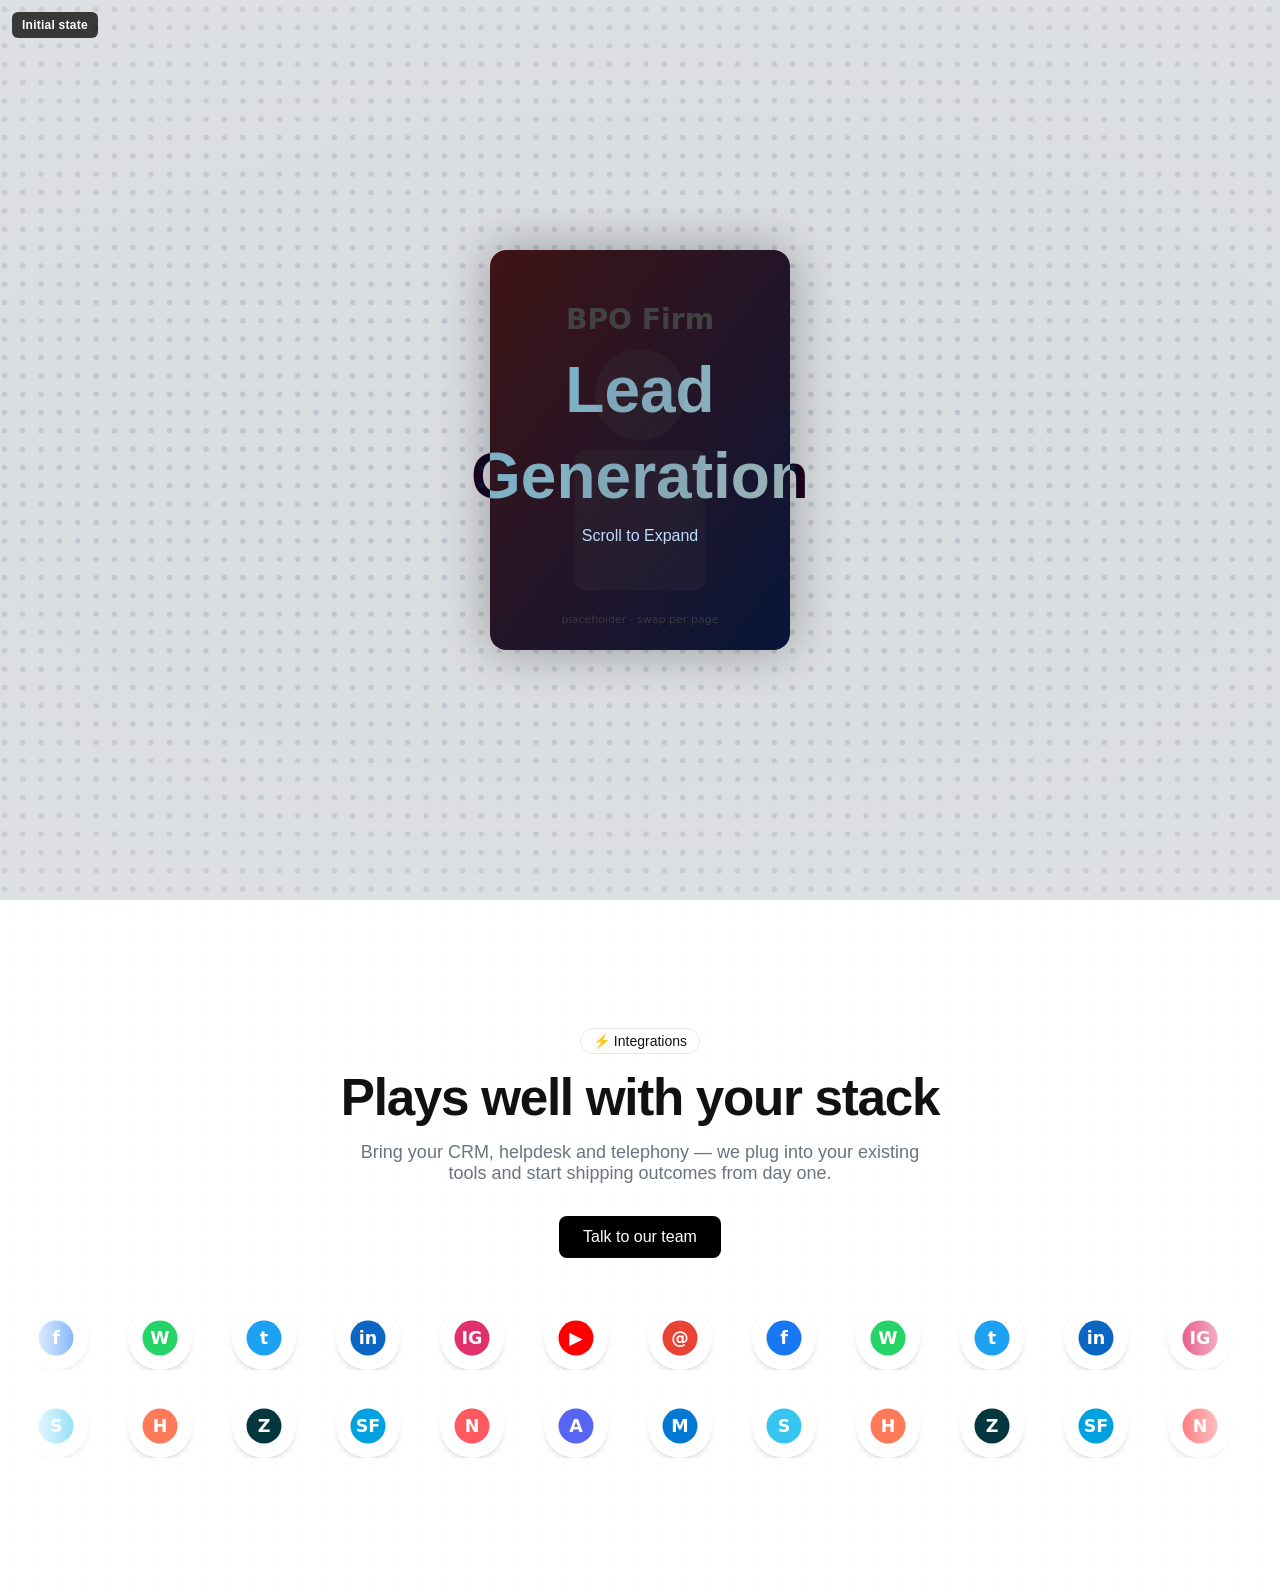
<file: preview/index.html>
<!doctype html>
<html lang="en">
<head>
	<meta charset="utf-8">
	<meta name="viewport" content="width=device-width,initial-scale=1">
	<title>BPO Firm — Service-Page Blocks preview</title>
	<link rel="stylesheet" href="../wp-content/plugins/bpofirm-scroll-hero/assets/scroll-hero.css">
	<link rel="stylesheet" href="../wp-content/plugins/bpofirm-scroll-hero/assets/integrations.css">
	<style>
		html, body { margin: 0; padding: 0; background: #fff; font-family: -apple-system, BlinkMacSystemFont, "Segoe UI", Roboto, sans-serif; }
		.preview-label {
			position: fixed; top: 12px; left: 12px; z-index: 9999;
			padding: 6px 10px; border-radius: 6px;
			background: rgba(0,0,0,0.75); color: #fff;
			font-size: 12px; font-weight: 600; letter-spacing: 0.02em;
			pointer-events: none;
		}
	</style>
</head>
<body>
	<div class="preview-label" id="preview-label">Initial state</div>

	<!-- This mirrors the HTML the [bpofirm_scroll_hero] shortcode emits.
	     For the offline preview we use inline-SVG data URIs; the live
	     plugin keeps the real bpofirm.com CDN URLs (see PHP defaults). -->
	<section class="bpo-scroll-hero bpo-scroll-hero--text-blend" data-media-type="image" id="hero">
		<img class="bpo-scroll-hero__bg" id="hero-bg" alt="" />
		<div class="bpo-scroll-hero__bg-tint" aria-hidden="true"></div>
		<div class="bpo-scroll-hero__stage">
			<div class="bpo-scroll-hero__media">
				<img id="hero-fg" alt="Lead Generation" />
				<div class="bpo-scroll-hero__media-overlay" aria-hidden="true"></div>
			</div>
			<div class="bpo-scroll-hero__title">
				<h1 class="bpo-scroll-hero__title-first">Lead</h1>
				<h1 class="bpo-scroll-hero__title-rest">Generation</h1>
			</div>
			<div class="bpo-scroll-hero__caption">
				<p class="bpo-scroll-hero__scroll-label">Scroll to Expand</p>
			</div>
		</div>
	</section>

	<!-- This mirrors the HTML the [bpofirm_integrations] shortcode emits. -->
	<section class="bpo-integrations" id="integrations">
		<div class="bpo-integrations__grid-bg" aria-hidden="true"></div>
		<div class="bpo-integrations__inner">
			<span class="bpo-integrations__badge">⚡ Integrations</span>
			<h2 class="bpo-integrations__title">Plays well with your stack</h2>
			<p class="bpo-integrations__lede">Bring your CRM, helpdesk and telephony — we plug into your existing tools and start shipping outcomes from day one.</p>
			<a class="bpo-integrations__cta" href="#">Talk to our team</a>
			<div class="bpo-integrations__carousel" aria-label="Supported integrations">
				<div class="bpo-integrations__row bpo-integrations__row--left">
					<div class="bpo-integrations__track" id="track-1"></div>
				</div>
				<div class="bpo-integrations__row bpo-integrations__row--right">
					<div class="bpo-integrations__track" id="track-2"></div>
				</div>
				<div class="bpo-integrations__fade bpo-integrations__fade--left" aria-hidden="true"></div>
				<div class="bpo-integrations__fade bpo-integrations__fade--right" aria-hidden="true"></div>
			</div>
		</div>
	</section>

	<script>
		// --- Offline placeholder assets (preview only) ----------------------
		// Sandbox can't reach external image hosts (network policy returns
		// 403 on Flaticon / bpofirm CDN). The live WP plugin still references
		// the real URLs — these inline data URIs exist solely so this preview
		// page renders meaningfully in the screenshot harness.
		function svgUri(svg) {
			return 'data:image/svg+xml;utf8,' + encodeURIComponent(svg);
		}
		// Dotted world-map placeholder for the hero background.
		document.getElementById('hero-bg').src = svgUri(
			'<svg xmlns="http://www.w3.org/2000/svg" viewBox="0 0 1024 491" preserveAspectRatio="xMidYMid slice">' +
				'<defs>' +
					'<pattern id="d" width="10" height="10" patternUnits="userSpaceOnUse">' +
						'<circle cx="5" cy="5" r="1.5" fill="#cbd5e1"/>' +
					'</pattern>' +
					'<radialGradient id="g" cx="50%" cy="50%" r="60%">' +
						'<stop offset="0%" stop-color="#ffffff" stop-opacity="0"/>' +
						'<stop offset="100%" stop-color="#ffffff" stop-opacity="0.4"/>' +
					'</radialGradient>' +
				'</defs>' +
				'<rect width="100%" height="100%" fill="#f1f5f9"/>' +
				'<rect width="100%" height="100%" fill="url(#d)"/>' +
				'<rect width="100%" height="100%" fill="url(#g)"/>' +
			'</svg>'
		);
		// Brand-gradient foreground placeholder (stands in for the real photo).
		document.getElementById('hero-fg').src = svgUri(
			'<svg xmlns="http://www.w3.org/2000/svg" viewBox="0 0 600 800" preserveAspectRatio="xMidYMid slice">' +
				'<defs>' +
					'<linearGradient id="bg" x1="0" y1="0" x2="1" y2="1">' +
						'<stop offset="0%" stop-color="#ef494b"/>' +
						'<stop offset="100%" stop-color="#1d4ed8"/>' +
					'</linearGradient>' +
				'</defs>' +
				'<rect width="100%" height="100%" fill="url(#bg)"/>' +
				'<circle cx="300" cy="290" r="90" fill="#ffffff" opacity="0.18"/>' +
				'<rect x="170" y="400" width="260" height="280" rx="20" fill="#ffffff" opacity="0.18"/>' +
				'<text x="300" y="160" text-anchor="middle" font-family="system-ui,sans-serif" font-size="56" font-weight="800" fill="#ffffff" opacity="0.95">BPO Firm</text>' +
				'<text x="300" y="745" text-anchor="middle" font-family="system-ui,sans-serif" font-size="22" font-weight="500" fill="#ffffff" opacity="0.75">placeholder · swap per page</text>' +
			'</svg>'
		);
		// Generate 14 chip icons — coloured circles with single-letter glyphs.
		function chipIcon(letter, fill) {
			return svgUri(
				'<svg xmlns="http://www.w3.org/2000/svg" viewBox="0 0 64 64">' +
					'<circle cx="32" cy="32" r="28" fill="' + fill + '"/>' +
					'<text x="32" y="42" text-anchor="middle" font-family="system-ui,sans-serif" font-size="28" font-weight="700" fill="#ffffff">' + letter + '</text>' +
				'</svg>'
			);
		}
		var ROW1 = [
			chipIcon('f', '#1877f2'), // facebook-blue
			chipIcon('W', '#25d366'), // whatsapp-green
			chipIcon('t', '#1da1f2'), // twitter-blue
			chipIcon('in','#0a66c2'), // linkedin
			chipIcon('IG','#e1306c'), // instagram-pink
			chipIcon('▶', '#ff0000'), // youtube-red
			chipIcon('@', '#ea4335'), // gmail-red
		];
		var ROW2 = [
			chipIcon('S', '#36c5f0'), // slack
			chipIcon('H', '#ff7a59'), // hubspot
			chipIcon('Z', '#03363d'), // zendesk
			chipIcon('SF','#00a1e0'), // salesforce
			chipIcon('N', '#ff5a5f'), // notion-ish
			chipIcon('A', '#5865f2'), // discord
			chipIcon('M', '#0078d4'), // microsoft
		];
		function fillTrack(id, icons, repeat) {
			var el = document.getElementById(id);
			var html = '';
			for (var r = 0; r < repeat; r++) {
				for (var i = 0; i < icons.length; i++) {
					html += '<div class="bpo-integrations__chip"><img src="' + icons[i] + '" alt="" loading="lazy"></div>';
				}
			}
			el.innerHTML = html;
		}
		fillTrack('track-1', ROW1, 4);
		fillTrack('track-2', ROW2, 4);

		// Helper used by the screenshot script to force a specific scroll-hero
		// progress without having to actually scroll-hijack the page.
		window.__setHeroProgress = function (progress) {
			var hero = document.getElementById('hero');
			var mobile = window.innerWidth < 768;
			var w = 300 + progress * (mobile ? 650 : 1250);
			var h = 400 + progress * (mobile ? 200 : 400);
			var tx = progress * (mobile ? 180 : 150);
			hero.style.setProperty('--bpo-media-w', w + 'px');
			hero.style.setProperty('--bpo-media-h', h + 'px');
			hero.style.setProperty('--bpo-text-tx', tx);
			hero.style.setProperty('--bpo-bg-opacity', 1 - progress);
			hero.style.setProperty('--bpo-overlay-opacity', 0.7 - progress * 0.3);
			hero.classList.toggle('is-expanded', progress >= 1);
		};
		window.__setHeroProgress(0);
	</script>
</body>
</html>
</file>
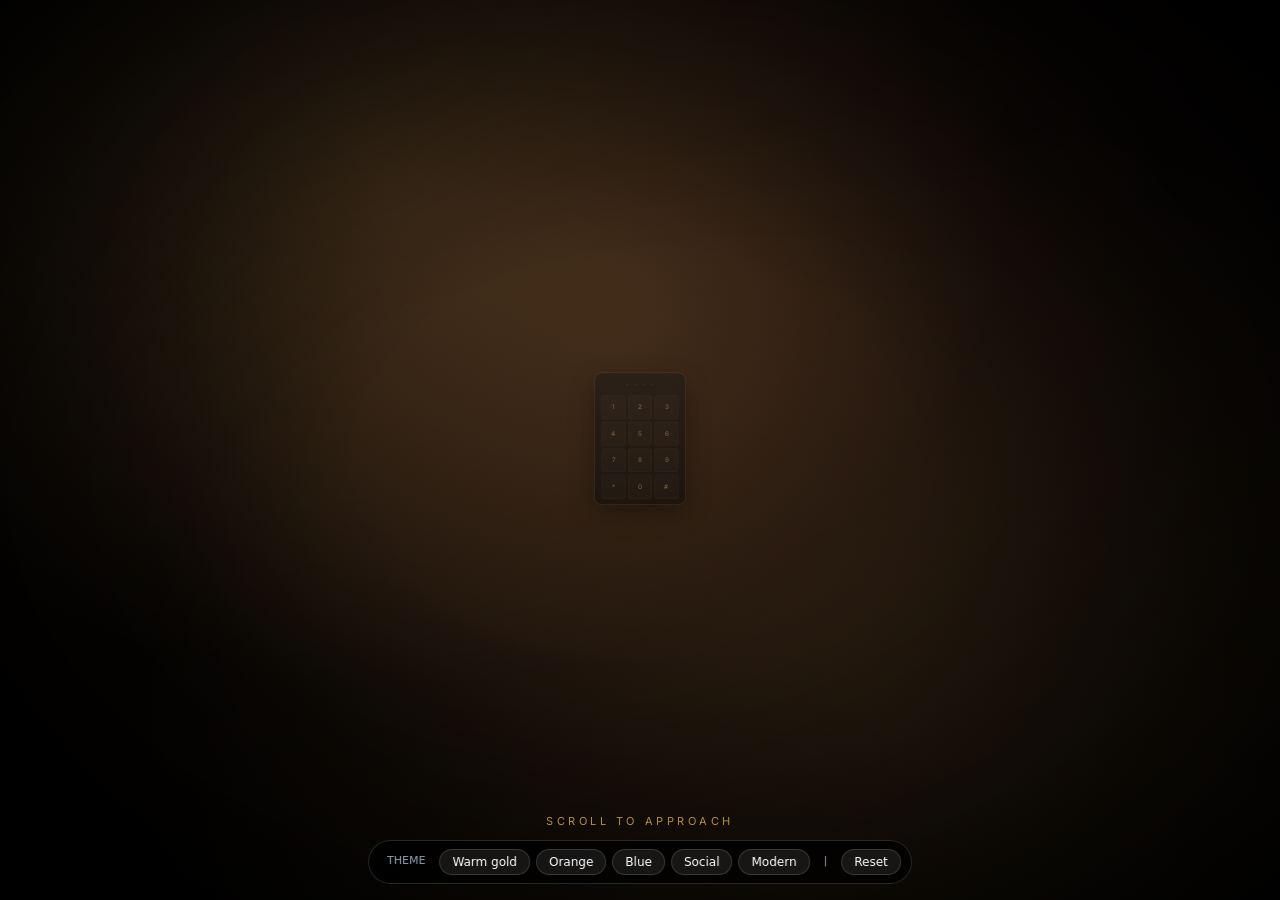
<file: preview/cinematic-hero-standalone.html>
<!doctype html>
<html lang="en">
<head>
<meta charset="utf-8">
<meta name="viewport" content="width=device-width,initial-scale=1">
<title>BPO Firm — Cinematic Hero v2 (interactive)</title>
<style>
/* BPO Firm — Design System tokens
 * Brand-themed design language for Home, About, Contact. Uses bpofirm's
 * original light palette (red + blue accents on white) but keeps the
 * editorial type pairing (Inter + Instrument Serif italic) and the
 * animation library from the React reference.
 *
 * All rules scoped under .bpo-page so the existing service-page blocks
 * (bpofirm-scroll-hero plugin) are not affected.
 */

@import url('https://fonts.googleapis.com/css2?family=Inter:wght@300;400;500;600;700&family=Instrument+Serif:ital,wght@1,400&display=swap');

/* ----- Root font + brand tokens (always loaded) ------------------------ */
:root {
	--bpo-font-body:    'Inter', system-ui, -apple-system, sans-serif;
	--bpo-font-display: 'Instrument Serif', Georgia, 'Times New Roman', serif;

	/* Confirmed against reference/bpofirm-site-reference.md §3. */
	--bpo-brand:        #ef494b;   /* primary accent — CTAs, highlights, cursor */
	--bpo-brand-dark:   #b91c1c;   /* paired darker stop for gradient */
	--bpo-brand-blue:   #0a58ca;   /* secondary accent — links, cursor trail */
	--bpo-brand-blue-soft: rgba(10, 88, 202, 0.25);

	--bpo-accent-gradient: linear-gradient(90deg, #ef494b 0%, #b91c1c 100%);
}

/* ----- Brand-page scope (light theme) ---------------------------------- */
.bpo-page {
	/* HSL components (no hsl() wrapper, same pattern as reference). */
	--bg:      0 0% 100%;   /* white */
	--surface: 220 14% 98%; /* near-white slate */
	--text:    222 47% 11%; /* slate-900 */
	--muted:   215 16% 47%; /* slate-500 */
	--stroke:  216 12% 84%; /* slate-200 */

	background-color: hsl(var(--bg));
	color: hsl(var(--text));
	color-scheme: light;
	font-family: var(--bpo-font-body);
	-webkit-font-smoothing: antialiased;
}

/* Dark-section utility — for the occasional contrast band (CTA, footer)
 * called out in the site reference. Apply this class to any section that
 * should invert to dark within an otherwise light page. */
.bpo-page .bpo-section-dark,
.bpo-section-dark.bpo-page {
	--bg:      0 0% 4%;
	--surface: 0 0% 8%;
	--text:    0 0% 96%;
	--muted:   0 0% 53%;
	--stroke:  0 0% 12%;
	background-color: hsl(var(--bg));
	color: hsl(var(--text));
	color-scheme: dark;
}

/* Type-scale utility classes (mirrors reference's font-display + sizes). */
.bpo-page .bpo-display {
	font-family: var(--bpo-font-display);
	font-style: italic;
	line-height: 0.9;
	letter-spacing: -0.01em;
}
.bpo-page .bpo-eyebrow {
	font-size: 0.75rem;
	font-weight: 500;
	text-transform: uppercase;
	letter-spacing: 0.3em;
	color: hsl(var(--muted));
}
.bpo-page .bpo-muted { color: hsl(var(--muted)); }
.bpo-page .bpo-surface {
	background-color: hsl(var(--surface));
	border: 1px solid hsl(var(--stroke));
}

/* Brand-coloured text helpers. */
.bpo-brand-red  { color: var(--bpo-brand); }
.bpo-brand-blue { color: var(--bpo-brand-blue); }

/* ----- Accent gradient utilities --------------------------------------- */
.bpo-accent-gradient {
	background: var(--bpo-accent-gradient);
}
.bpo-accent-gradient-text {
	background: var(--bpo-accent-gradient);
	background-clip: text;
	-webkit-background-clip: text;
	color: transparent;
}
.bpo-accent-ring {
	background: var(--bpo-accent-gradient);
	padding: 2px;
	border-radius: 9999px;
	display: inline-block;
}

/* ----- Custom keyframes (from React reference) ------------------------- */
@keyframes bpo-scroll-down {
	0%   { transform: translateY(-100%); }
	100% { transform: translateY(200%); }
}
@keyframes bpo-role-fade-in {
	from { opacity: 0; transform: translateY(8px); }
	to   { opacity: 1; transform: translateY(0); }
}
@keyframes bpo-gradient-shift {
	0%, 100% { background-position: 0% 50%; }
	50%      { background-position: 100% 50%; }
}

.bpo-animate-scroll-down {
	animation: bpo-scroll-down 1.5s ease-in-out infinite;
}
.bpo-animate-role-fade-in {
	animation: bpo-role-fade-in 0.4s ease-out;
}
.bpo-animate-gradient-shift {
	background-size: 200% 200%;
	animation: bpo-gradient-shift 6s ease infinite;
}

.bpo-accent-glow {
	box-shadow: 0 0 8px rgba(239, 73, 75, 0.45);
}

@media (prefers-reduced-motion: reduce) {
	.bpo-animate-scroll-down,
	.bpo-animate-role-fade-in,
	.bpo-animate-gradient-shift {
		animation: none;
	}
}
/* BPO Firm — Cinematic Hero (v2)
 * Scroll-driven zoom + interactive password entry. JS hijacks wheel/
 * touch to drive a 0..1 zoom value; once zoomed all the way in the
 * keypad becomes clickable. Enter the right password to unlock the
 * interior reveal (which releases the scroll lock so the rest of the
 * page can scroll normally).
 *
 * State classes (set on .bpo-cine root by the JS):
 *   .is-locked     scroll is hijacked, zoom in progress (added on init)
 *   .is-zoomed     zoom reached 1.0 — keypad interactive
 *   .is-error      wrong password just entered — display flashes red briefly
 *   .is-granted    correct password — interior reveal plays, scroll unlocks
 *
 * Per-office colour theme (set via shortcode attrs as inline CSS vars
 * on the root, defaults shown):
 *   --bpo-cine-accent-rgb: 255, 195, 100   (warm gold)
 *   --bpo-cine-exterior:   <bg image url or gradient>
 *   --bpo-cine-interior:   <bg image url or gradient>
 */

.bpo-cine {
	--bpo-cine-zoom: 0;
	--bpo-cine-accent-rgb: 255, 195, 100;
	position: relative;
	width: 100%;
	height: 100vh;
	overflow: hidden;
	isolation: isolate;
	background: #000;
	color: #fff;
}

/* --- Background plates ---------------------------------------------- */
.bpo-cine__bg {
	position: absolute; inset: 0;
	background-size: cover;
	background-position: center;
	will-change: opacity, transform;
}
.bpo-cine__bg--exterior {
	z-index: 1;
	background-image: var(--bpo-cine-exterior,
		radial-gradient(ellipse at 50% 35%, #2a1810 0%, #0a0604 60%, #000 100%));
	transform: scale(calc(1 + var(--bpo-cine-zoom) * 0.35));
	opacity: 1;
	transition: opacity 0.6s ease-out;
}
.bpo-cine__bg--interior {
	z-index: 2;
	background-image: var(--bpo-cine-interior,
		radial-gradient(ellipse at 35% 40%, #d4a574 0%, #6b4423 30%, #2a1a0d 70%, #000 100%));
	opacity: 0;
	transform: scale(1.06);
	transition: opacity 0.9s ease-out, transform 1.5s ease-out;
}
.bpo-cine.is-granted .bpo-cine__bg--exterior { opacity: 0; }
.bpo-cine.is-granted .bpo-cine__bg--interior { opacity: 1; transform: scale(1); }

/* --- Warm cinematic vignette --------------------------------------- */
.bpo-cine__vignette {
	position: absolute; inset: 0; z-index: 3;
	pointer-events: none;
	background:
		radial-gradient(ellipse at 50% 50%, rgba(0,0,0,0) 30%, rgba(0,0,0,0.55) 75%, rgba(0,0,0,0.88) 100%),
		radial-gradient(ellipse at 30% 20%, rgba(var(--bpo-cine-accent-rgb), 0.18) 0%, transparent 50%),
		radial-gradient(ellipse at 70% 80%, rgba(var(--bpo-cine-accent-rgb), 0.10) 0%, transparent 60%);
}

/* --- Keypad stage (scales with zoom) ------------------------------- */
.bpo-cine__stage {
	position: absolute; inset: 0; z-index: 4;
	display: flex; flex-direction: column;
	align-items: center; justify-content: center;
	gap: 28px;
	/* Scale from 0.32 (distant) to 1.0 (fully zoomed in). */
	transform: scale(calc(0.32 + var(--bpo-cine-zoom) * 0.68));
	opacity: calc(0.5 + var(--bpo-cine-zoom) * 0.5);
	transition: transform 0.25s ease-out, opacity 0.25s ease-out;
}
.bpo-cine.is-granted .bpo-cine__stage {
	opacity: 0;
	transform: scale(1.15);
	transition: opacity 0.6s ease-out, transform 0.8s ease-out;
	pointer-events: none;
}

.bpo-cine__keypad {
	width: 240px;
	padding: 24px 22px 18px;
	background: linear-gradient(180deg, #1a1a1a 0%, #0a0a0a 100%);
	border: 1px solid rgba(var(--bpo-cine-accent-rgb), 0.30);
	border-radius: 24px;
	box-shadow:
		0 30px 80px rgba(0, 0, 0, 0.6),
		inset 0 1px 0 rgba(var(--bpo-cine-accent-rgb), 0.15);
}
.bpo-cine__display {
	display: flex; justify-content: center; gap: 12px;
	margin-bottom: 18px;
	font-family: ui-monospace, monospace;
	font-size: 22px; font-weight: 700;
	letter-spacing: 0.18em;
	color: rgba(var(--bpo-cine-accent-rgb), 0.95);
	height: 28px;
	transition: color 0.15s ease;
}
.bpo-cine__display .digit {
	display: inline-block; width: 14px; text-align: center;
	color: rgba(var(--bpo-cine-accent-rgb), 0.25);
	transition: color 0.15s ease;
}
.bpo-cine__display .digit.is-filled {
	color: rgba(var(--bpo-cine-accent-rgb), 0.95);
}
.bpo-cine.is-error .bpo-cine__display {
	color: #ef494b;
	animation: bpo-cine-shake 0.35s ease;
}
.bpo-cine.is-error .bpo-cine__display .digit { color: #ef494b; }
@keyframes bpo-cine-shake {
	0%, 100% { transform: translateX(0); }
	25% { transform: translateX(-6px); }
	75% { transform: translateX(6px); }
}

.bpo-cine__keys {
	display: grid;
	grid-template-columns: repeat(3, 1fr);
	gap: 8px;
}
.bpo-cine__key {
	aspect-ratio: 1;
	display: flex; align-items: center; justify-content: center;
	background: rgba(255, 255, 255, 0.04);
	border: 1px solid rgba(var(--bpo-cine-accent-rgb), 0.14);
	border-radius: 10px;
	font-family: var(--bpo-font-body, system-ui, sans-serif);
	font-size: 20px; font-weight: 500;
	color: rgba(var(--bpo-cine-accent-rgb), 0.7);
	cursor: not-allowed;
	user-select: none;
	transition: background 0.15s ease, transform 0.1s ease, color 0.15s ease;
}
.bpo-cine.is-zoomed .bpo-cine__key { cursor: pointer; }
.bpo-cine.is-zoomed .bpo-cine__key:hover {
	background: rgba(var(--bpo-cine-accent-rgb), 0.16);
	color: rgba(var(--bpo-cine-accent-rgb), 1);
}
.bpo-cine.is-zoomed .bpo-cine__key:active,
.bpo-cine__key.is-pressed {
	background: rgba(var(--bpo-cine-accent-rgb), 0.45);
	color: #fff;
	transform: scale(0.95);
	box-shadow: 0 0 22px rgba(var(--bpo-cine-accent-rgb), 0.75);
}

/* --- "Access Granted" badge — shown briefly when password correct -- */
.bpo-cine__granted {
	padding: 10px 22px;
	border: 1px solid rgba(var(--bpo-cine-accent-rgb), 0.6);
	border-radius: 4px;
	background: rgba(var(--bpo-cine-accent-rgb), 0.10);
	font-family: ui-monospace, 'SF Mono', Menlo, monospace;
	font-weight: 700;
	font-size: 18px;
	letter-spacing: 0.32em;
	color: rgb(var(--bpo-cine-accent-rgb));
	text-transform: uppercase;
	text-shadow:
		0 0 12px rgba(var(--bpo-cine-accent-rgb), 0.9),
		0 0 32px rgba(var(--bpo-cine-accent-rgb), 0.5);
	box-shadow:
		0 0 28px rgba(var(--bpo-cine-accent-rgb), 0.4),
		inset 0 0 12px rgba(var(--bpo-cine-accent-rgb), 0.18);
	opacity: 0;
	transform: scale(0.9);
	transition: opacity 0.35s ease, transform 0.35s ease;
}
.bpo-cine.is-granted .bpo-cine__granted {
	opacity: 1;
	transform: scale(1);
}

/* --- Hint text shown while keypad is distant ----------------------- */
.bpo-cine__hint {
	position: absolute;
	bottom: 8vh; left: 50%;
	transform: translateX(-50%);
	z-index: 5;
	font-size: 11px;
	letter-spacing: 0.32em;
	text-transform: uppercase;
	color: rgba(var(--bpo-cine-accent-rgb), 0.7);
	opacity: calc(1 - var(--bpo-cine-zoom));
	transition: opacity 0.3s ease;
	pointer-events: none;
}
.bpo-cine.is-zoomed .bpo-cine__hint,
.bpo-cine.is-granted .bpo-cine__hint { opacity: 0; }
.bpo-cine__hint-2 {
	position: absolute;
	bottom: 8vh; left: 50%;
	transform: translateX(-50%);
	z-index: 5;
	font-size: 11px;
	letter-spacing: 0.32em;
	text-transform: uppercase;
	color: rgba(var(--bpo-cine-accent-rgb), 0.85);
	opacity: 0;
	transition: opacity 0.3s ease;
	pointer-events: none;
}
.bpo-cine.is-zoomed .bpo-cine__hint-2 { opacity: 1; }
.bpo-cine.is-granted .bpo-cine__hint-2 { opacity: 0; }

/* --- Hero content (revealed after access granted) ------------------ */
.bpo-cine__content {
	position: absolute; inset: 0; z-index: 5;
	display: flex; flex-direction: column;
	align-items: center; justify-content: center;
	text-align: center;
	padding: 32px;
	opacity: 0;
	transform: translateY(16px);
	transition: opacity 0.7s ease 0.4s, transform 0.9s ease 0.4s;
	pointer-events: none;
}
.bpo-cine.is-granted .bpo-cine__content {
	opacity: 1;
	transform: translateY(0);
}
.bpo-cine.is-granted .bpo-cine__content > * { pointer-events: auto; }

.bpo-cine__eyebrow {
	font-size: 11px; letter-spacing: 0.35em; text-transform: uppercase;
	color: rgba(var(--bpo-cine-accent-rgb), 0.85);
	margin: 0 0 24px;
}
.bpo-cine__title {
	font-family: var(--bpo-font-display, Georgia, serif);
	font-style: italic;
	font-size: clamp(48px, 8vw, 96px);
	line-height: 0.95;
	margin: 0 0 20px;
	color: #fff;
	max-width: 16ch;
}
.bpo-cine__title em {
	color: var(--bpo-brand, #ef494b);
	font-style: italic;
}
.bpo-cine__lede {
	font-size: 16px;
	line-height: 1.6;
	color: rgba(255, 255, 255, 0.82);
	max-width: 34rem;
	margin: 0 0 32px;
}
.bpo-cine__ctas { display: inline-flex; gap: 14px; flex-wrap: wrap; justify-content: center; }
.bpo-cine__btn {
	display: inline-block;
	padding: 14px 28px;
	border-radius: 999px;
	font-size: 14px; font-weight: 500;
	text-decoration: none;
	transition: transform 0.2s ease;
}
.bpo-cine__btn:hover { transform: scale(1.05); }
.bpo-cine__btn--solid {
	background: var(--bpo-brand, #ef494b);
	color: #fff;
	box-shadow: 0 8px 32px rgba(239, 73, 75, 0.4);
}
.bpo-cine__btn--outline {
	background: transparent;
	color: #fff;
	box-shadow: inset 0 0 0 1.5px rgba(var(--bpo-cine-accent-rgb), 0.75);
}

/* --- Reduced-motion fallback --------------------------------------- */
@media (prefers-reduced-motion: reduce) {
	.bpo-cine__bg, .bpo-cine__stage { transition: none; }
	.bpo-cine__bg--exterior { opacity: 0; transform: none; }
	.bpo-cine__bg--interior { opacity: 1; transform: none; }
	.bpo-cine__stage { display: none; }
	.bpo-cine__content { opacity: 1; transform: none; pointer-events: auto; }
	.bpo-cine__hint, .bpo-cine__hint-2 { display: none; }
}
body { margin:0; padding:0; font-family: var(--bpo-font-body); background:#000; color:#fff; }
.toolbar { position: fixed; bottom: 16px; left: 50%; transform: translateX(-50%); z-index: 100; display: flex; gap: 6px; padding: 8px 10px; border-radius: 999px; background: rgba(0,0,0,0.75); backdrop-filter: blur(8px); border: 1px solid rgba(255,255,255,0.15); }
.toolbar button { background: rgba(255,255,255,0.08); color: #fff; border: 1px solid rgba(255,255,255,0.15); padding: 6px 12px; border-radius: 999px; font: 500 12px/1 system-ui, sans-serif; cursor: pointer; }
.toolbar button:hover { background: rgba(239,73,75,0.4); border-color: #ef494b; }
.toolbar .label { padding: 6px 8px; font: 500 11px/1 system-ui; color: #94a3b8; }
.placeholder-orange { background: radial-gradient(ellipse at 30% 50%, #5a2e0a 0%, #2a1408 50%, #000 100%) !important; }
.placeholder-blue   { background: radial-gradient(ellipse at 50% 50%, #1e3a5f 0%, #0a1525 50%, #000 100%) !important; }
.placeholder-modern { background: radial-gradient(ellipse at 60% 50%, #2d2d3f 0%, #15151f 50%, #000 100%) !important; }
</style>
</head>
<body class="bpo-page">
<section class="bpo-cine" id="hero" data-bpo-password="1234" style="--bpo-cine-accent-rgb: 255, 195, 100;">
  <div class="bpo-cine__bg bpo-cine__bg--exterior" id="bg-exterior"></div>
  <div class="bpo-cine__bg bpo-cine__bg--interior" id="bg-interior"></div>
  <div class="bpo-cine__vignette" aria-hidden="true"></div>
  <div class="bpo-cine__stage">
    <div class="bpo-cine__keypad">
      <div class="bpo-cine__display"><span class="digit">·</span><span class="digit">·</span><span class="digit">·</span><span class="digit">·</span></div>
      <div class="bpo-cine__keys">
        <button type="button" class="bpo-cine__key" data-value="1">1</button>
        <button type="button" class="bpo-cine__key" data-value="2">2</button>
        <button type="button" class="bpo-cine__key" data-value="3">3</button>
        <button type="button" class="bpo-cine__key" data-value="4">4</button>
        <button type="button" class="bpo-cine__key" data-value="5">5</button>
        <button type="button" class="bpo-cine__key" data-value="6">6</button>
        <button type="button" class="bpo-cine__key" data-value="7">7</button>
        <button type="button" class="bpo-cine__key" data-value="8">8</button>
        <button type="button" class="bpo-cine__key" data-value="9">9</button>
        <button type="button" class="bpo-cine__key" data-value="*">*</button>
        <button type="button" class="bpo-cine__key" data-value="0">0</button>
        <button type="button" class="bpo-cine__key" data-value="#">#</button>
      </div>
    </div>
    <div class="bpo-cine__granted">Access Granted</div>
  </div>
  <div class="bpo-cine__hint">Scroll to approach</div>
  <div class="bpo-cine__hint-2">Enter the code &mdash; try 1234</div>
  <div class="bpo-cine__content">
    <p class="bpo-cine__eyebrow">A partnership unlocked</p>
    <h1 class="bpo-cine__title">Welcome inside <em>BPO Firm</em>.</h1>
    <p class="bpo-cine__lede">Calls. Chats. Social. AI assists. Every channel &mdash; orchestrated under one roof. Plug your stack in once; ship outcomes from day one.</p>
    <div class="bpo-cine__ctas">
      <a href="#" class="bpo-cine__btn bpo-cine__btn--solid">Book a discovery call</a>
      <a href="#" class="bpo-cine__btn bpo-cine__btn--outline">See our work</a>
    </div>
  </div>
</section>
<div class="toolbar">
  <span class="label">THEME</span>
  <button data-theme="255,195,100">Warm gold</button>
  <button data-theme="255,140,50">Orange</button>
  <button data-theme="120,170,255">Blue</button>
  <button data-theme="255,80,130">Social</button>
  <button data-theme="160,130,200">Modern</button>
  <span class="label">|</span>
  <button id="reset">Reset</button>
</div>
<script>
/* BPO Firm — Cinematic Hero (v2)
 * Scroll-driven zoom + interactive password entry.
 *
 * Behaviour:
 *  1. On page load, .bpo-cine sections register. Each one locks page
 *     scroll while it's the active hero and drives a 0..1 zoom value
 *     from wheel / touch deltas (same pattern as bpofirm-scroll-hero).
 *  2. Once zoom hits 1.0, the keypad becomes interactive. Hint text
 *     swaps from "Scroll to enter" -> "Enter the code".
 *  3. Clicking the keypad buttons fills the 4-digit display.
 *  4. When 4 digits are entered:
 *       correct  -> .is-granted -> interior reveal + scroll unlocked
 *       wrong    -> .is-error -> shake + clear, allow retry
 *  5. Once granted, scroll behaves normally and the user proceeds to
 *     the rest of the page.
 *
 * The expected password is read from data-bpo-password on the root
 * (set by the PHP shortcode). Defaults to "1234".
 */
(function () {
	'use strict';

	var WHEEL_SENS    = 0.0012;
	var TOUCH_SENS    = 0.006;
	var ERROR_HOLD_MS = 700;

	function clamp01(n) { return n < 0 ? 0 : n > 1 ? 1 : n; }

	function init(root) {
		if (root.__bpoCineInit) return;
		root.__bpoCineInit = true;

		var password = (root.getAttribute('data-bpo-password') || '1234').replace(/\D/g, '');
		if (password.length !== 4) password = '1234';

		var keys     = root.querySelectorAll('.bpo-cine__key');
		var digits   = root.querySelectorAll('.bpo-cine__display .digit');
		var state = {
			zoom: 0,
			zoomed: false,
			granted: false,
			entered: '',
			touchStartY: 0,
		};

		function render() {
			root.style.setProperty('--bpo-cine-zoom', state.zoom);
			root.classList.toggle('is-zoomed', state.zoomed);
			root.classList.toggle('is-granted', state.granted);
		}

		function setZoom(z) {
			state.zoom = clamp01(z);
			var wasZoomed = state.zoomed;
			state.zoomed = state.zoom >= 1;
			if (state.zoomed && !wasZoomed) {
				resetEntered();
			}
			render();
		}

		function resetEntered() {
			state.entered = '';
			for (var i = 0; i < digits.length; i++) {
				digits[i].classList.remove('is-filled');
				digits[i].textContent = '·';
			}
		}

		function pressKey(value) {
			if (state.granted || !state.zoomed) return;
			if (state.entered.length >= 4) return;
			var idx = state.entered.length;
			state.entered += value;
			if (digits[idx]) {
				digits[idx].classList.add('is-filled');
				digits[idx].textContent = value;
			}
			if (state.entered.length === 4) {
				if (state.entered === password) {
					setTimeout(grant, 220);
				} else {
					flashError();
				}
			}
		}

		function grant() {
			state.granted = true;
			render();
		}

		function flashError() {
			root.classList.add('is-error');
			setTimeout(function () {
				root.classList.remove('is-error');
				resetEntered();
			}, ERROR_HOLD_MS);
		}

		// --- Scroll-hijack: wheel + touch drive zoom while not granted
		function onWheel(e) {
			if (state.granted) return;
			if (state.zoomed && e.deltaY < 0 && window.scrollY <= 5) {
				// Scrolling up while at zoom=1 reverses out (rare; matches scroll-hero UX).
				setZoom(0.95);
				e.preventDefault();
				return;
			}
			if (!state.zoomed) {
				e.preventDefault();
				setZoom(state.zoom + e.deltaY * WHEEL_SENS);
			}
			// At zoomed && deltaY > 0: do not preventDefault — allow page scroll past
			// once granted. Until granted we still block to keep them at the keypad.
			if (state.zoomed && !state.granted) {
				e.preventDefault();
			}
		}

		function onTouchStart(e) { state.touchStartY = e.touches[0].clientY; }
		function onTouchMove(e) {
			if (state.granted || !state.touchStartY) return;
			var y = e.touches[0].clientY;
			var dy = state.touchStartY - y;
			if (state.zoomed && dy < -20 && window.scrollY <= 5) {
				setZoom(0.95);
				e.preventDefault();
				return;
			}
			if (!state.zoomed) {
				e.preventDefault();
				setZoom(state.zoom + dy * TOUCH_SENS);
				state.touchStartY = y;
			} else {
				e.preventDefault();
			}
		}
		function onTouchEnd() { state.touchStartY = 0; }

		function onScroll() {
			if (!state.granted) window.scrollTo(0, 0);
		}

		// Wire up keypad clicks (always listening; pressKey gates on state).
		for (var i = 0; i < keys.length; i++) {
			(function (k) {
				k.addEventListener('click', function () {
					var v = k.getAttribute('data-value') || k.textContent.trim();
					if (/^\d$/.test(v)) pressKey(v);
				});
			})(keys[i]);
		}

		window.addEventListener('wheel',      onWheel,      { passive: false });
		window.addEventListener('touchstart', onTouchStart, { passive: false });
		window.addEventListener('touchmove',  onTouchMove,  { passive: false });
		window.addEventListener('touchend',   onTouchEnd);
		window.addEventListener('scroll',     onScroll);

		resetEntered();
		render();

		// Honour prefers-reduced-motion: skip the keypad gate entirely.
		if (window.matchMedia && window.matchMedia('(prefers-reduced-motion: reduce)').matches) {
			state.zoomed = true;
			state.granted = true;
			render();
		}
	}

	function bootstrap() {
		var nodes = document.querySelectorAll('.bpo-cine');
		for (var i = 0; i < nodes.length; i++) init(nodes[i]);
	}

	if (document.readyState === 'loading') {
		document.addEventListener('DOMContentLoaded', bootstrap);
	} else {
		bootstrap();
	}
})();
var hero = document.getElementById('hero');
document.querySelectorAll('.toolbar [data-theme]').forEach(function (btn) {
  btn.onclick = function () { hero.style.setProperty('--bpo-cine-accent-rgb', btn.getAttribute('data-theme')); };
});
document.getElementById('reset').onclick = function () { location.reload(); };
</script>
</body>
</html>
</file>
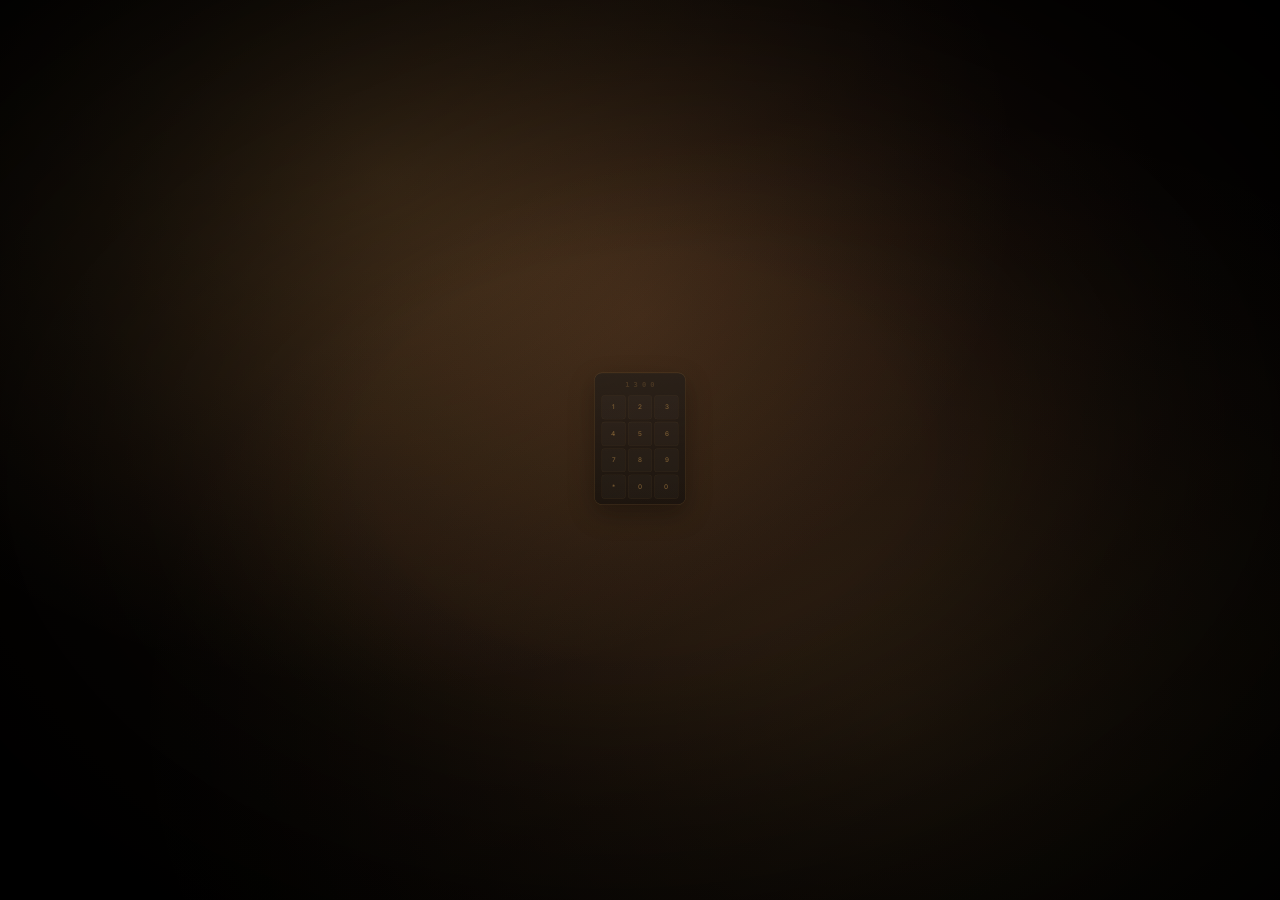
<file: preview/cinematic-hero.html>
<!doctype html>
<html lang="en">
<head>
	<meta charset="utf-8">
	<meta name="viewport" content="width=device-width,initial-scale=1">
	<title>BPO Firm — Cinematic hero (octaboot.lb-inspired)</title>
	<link rel="stylesheet" href="../wp-content/plugins/bpofirm-design-system/assets/tokens.css">
	<link rel="stylesheet" href="../wp-content/plugins/bpofirm-cinematic-hero/assets/cinematic-hero.css">
	<style>
		/* Preview-only resets so the section fills the visible page. */
		body { margin: 0; padding: 0; font-family: var(--bpo-font-body); background: #000; color: #fff; }
	</style>
</head>
<body class="bpo-page">
	<section class="bpo-cine">
		<div class="bpo-cine__bg bpo-cine__bg--exterior"></div>
		<div class="bpo-cine__bg bpo-cine__bg--interior"></div>
		<div class="bpo-cine__vignette" aria-hidden="true"></div>

		<div class="bpo-cine__stage" aria-hidden="true">
			<div class="bpo-cine__keypad">
				<div class="bpo-cine__display">
					<span class="digit">1</span>
					<span class="digit">3</span>
					<span class="digit">0</span>
					<span class="digit">0</span>
				</div>
				<div class="bpo-cine__keys">
					<div class="bpo-cine__key is-active" data-step="1">1</div>
					<div class="bpo-cine__key">2</div>
					<div class="bpo-cine__key is-active" data-step="2">3</div>
					<div class="bpo-cine__key">4</div>
					<div class="bpo-cine__key">5</div>
					<div class="bpo-cine__key">6</div>
					<div class="bpo-cine__key">7</div>
					<div class="bpo-cine__key">8</div>
					<div class="bpo-cine__key">9</div>
					<div class="bpo-cine__key">*</div>
					<div class="bpo-cine__key is-active" data-step="3">0</div>
					<div class="bpo-cine__key is-active" data-step="4">0</div>
				</div>
			</div>
			<div class="bpo-cine__granted">Access Granted</div>
		</div>

		<div class="bpo-cine__content">
			<p class="bpo-cine__eyebrow">A partnership unlocked</p>
			<h1 class="bpo-cine__title">Welcome inside <em>BPO Firm</em>.</h1>
			<p class="bpo-cine__lede">
				Calls. Chats. Social. AI assists. Every channel — orchestrated under one roof.
				Plug your stack in once; ship outcomes from day one.
			</p>
			<div class="bpo-cine__ctas">
				<a href="#" class="bpo-cine__btn bpo-cine__btn--solid">Book a discovery call</a>
				<a href="#" class="bpo-cine__btn bpo-cine__btn--outline">See our work</a>
			</div>
		</div>
	</section>
</body>
</html>
</file>
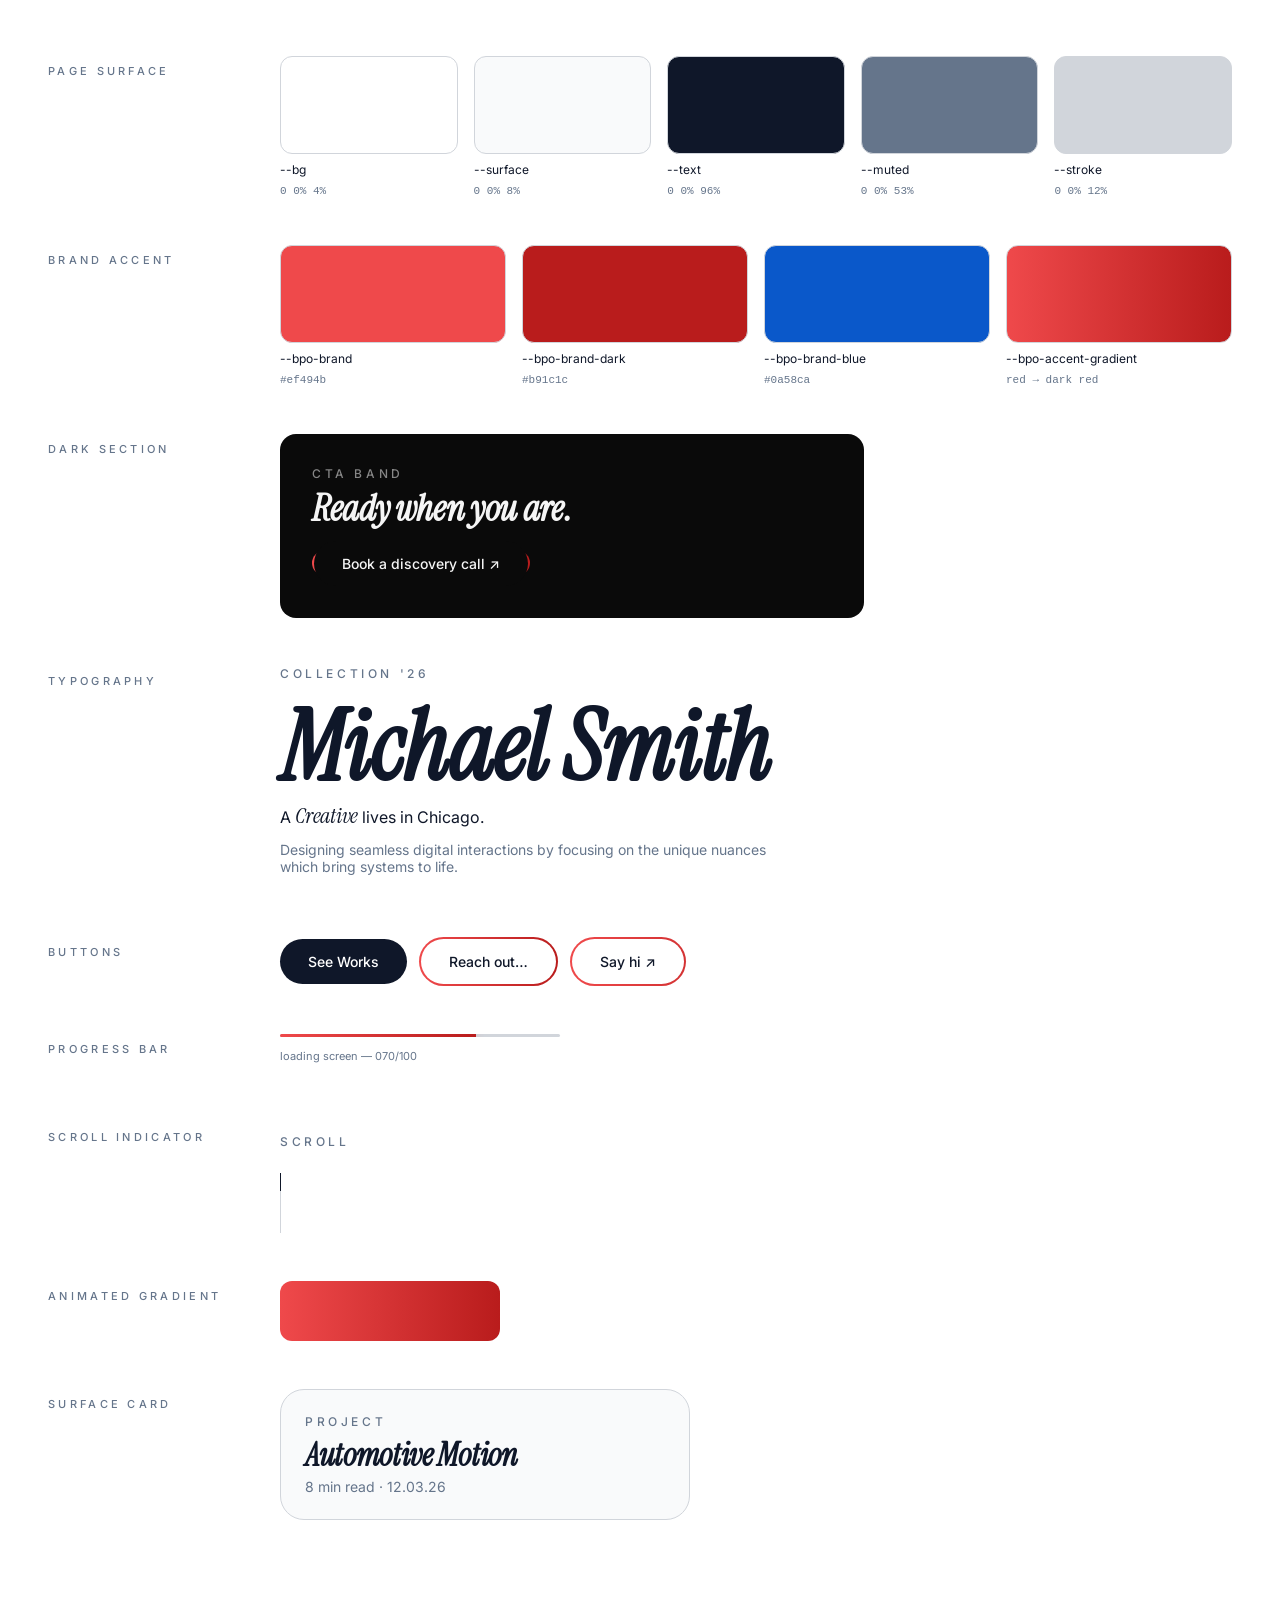
<file: preview/design-tokens.html>
<!doctype html>
<html lang="en">
<head>
	<meta charset="utf-8">
	<meta name="viewport" content="width=device-width,initial-scale=1">
	<title>BPO Firm — Design tokens preview</title>
	<link rel="stylesheet" href="../wp-content/plugins/bpofirm-design-system/assets/tokens.css">
	<style>
		body { margin: 0; padding: 56px 48px 80px; }
		.grid { display: grid; gap: 48px; max-width: 1200px; margin: 0 auto; }
		.row { display: grid; grid-template-columns: 200px 1fr; gap: 32px; align-items: start; }
		.row > h3 { margin: 0; font-size: 11px; font-weight: 500; text-transform: uppercase; letter-spacing: 0.3em; color: hsl(var(--muted)); padding-top: 8px; }
		.swatches { display: grid; grid-template-columns: repeat(5, 1fr); gap: 16px; }
		.swatch { display: flex; flex-direction: column; gap: 8px; }
		.swatch .chip { height: 96px; border-radius: 12px; border: 1px solid hsl(var(--stroke)); }
		.swatch .name { font-size: 12px; color: hsl(var(--text)); font-family: var(--bpo-font-body); }
		.swatch .val { font-size: 11px; color: hsl(var(--muted)); font-family: ui-monospace, monospace; }
		.type-stack > * { margin: 0 0 14px; }
		.btn-row { display: flex; gap: 12px; flex-wrap: wrap; align-items: center; }
		.btn-solid {
			background: hsl(var(--text)); color: hsl(var(--bg));
			padding: 14px 28px; border-radius: 9999px; font-family: var(--bpo-font-body); font-size: 14px; font-weight: 500;
			border: 0; cursor: pointer; transition: transform .2s ease;
		}
		.btn-solid:hover { transform: scale(1.05); }
		.btn-ringed { position: relative; padding: 2px; border-radius: 9999px; }
		.btn-ringed > .inner {
			background: hsl(var(--bg)); color: hsl(var(--text));
			padding: 14px 28px; border-radius: 9999px; font-family: var(--bpo-font-body); font-size: 14px; font-weight: 500;
			display: inline-block;
		}
		.bar-track { width: 280px; height: 3px; background: hsl(var(--stroke)); border-radius: 2px; overflow: hidden; }
		.bar-fill { width: 70%; height: 100%; transform-origin: left center; }
		.scroll-line { width: 1px; height: 60px; background: hsl(var(--stroke)); position: relative; overflow: hidden; }
		.scroll-line::after { content: ""; position: absolute; inset: 0; background: hsl(var(--text)); height: 30%; }
		.gradient-tile {
			width: 220px; height: 60px; border-radius: 12px;
			background: linear-gradient(90deg, #ef494b 0%, #b91c1c 50%, #ef494b 100%);
			background-size: 200% 200%;
		}
	</style>
</head>
<body class="bpo-page">
	<div class="grid">

		<div class="row">
			<h3>Page surface</h3>
			<div class="swatches">
				<div class="swatch"><div class="chip" style="background: hsl(var(--bg))"></div><span class="name">--bg</span><span class="val">0 0% 4%</span></div>
				<div class="swatch"><div class="chip" style="background: hsl(var(--surface))"></div><span class="name">--surface</span><span class="val">0 0% 8%</span></div>
				<div class="swatch"><div class="chip" style="background: hsl(var(--text))"></div><span class="name">--text</span><span class="val">0 0% 96%</span></div>
				<div class="swatch"><div class="chip" style="background: hsl(var(--muted))"></div><span class="name">--muted</span><span class="val">0 0% 53%</span></div>
				<div class="swatch"><div class="chip" style="background: hsl(var(--stroke))"></div><span class="name">--stroke</span><span class="val">0 0% 12%</span></div>
			</div>
		</div>

		<div class="row">
			<h3>Brand accent</h3>
			<div class="swatches" style="grid-template-columns: repeat(4, 1fr);">
				<div class="swatch"><div class="chip" style="background: #ef494b"></div><span class="name">--bpo-brand</span><span class="val">#ef494b</span></div>
				<div class="swatch"><div class="chip" style="background: #b91c1c"></div><span class="name">--bpo-brand-dark</span><span class="val">#b91c1c</span></div>
				<div class="swatch"><div class="chip" style="background: #0a58ca"></div><span class="name">--bpo-brand-blue</span><span class="val">#0a58ca</span></div>
				<div class="swatch"><div class="chip bpo-accent-gradient"></div><span class="name">--bpo-accent-gradient</span><span class="val">red → dark red</span></div>
			</div>
		</div>

		<div class="row">
			<h3>Dark section</h3>
			<div class="bpo-section-dark" style="padding: 32px; border-radius: 16px; max-width: 520px;">
				<p class="bpo-eyebrow" style="margin: 0 0 12px;">CTA Band</p>
				<h2 class="bpo-display" style="font-size: 36px; margin: 0 0 16px; color: hsl(var(--text));">Ready when you are.</h2>
				<span class="btn-ringed bpo-accent-gradient"><span class="inner" style="background: hsl(var(--bg)); color: hsl(var(--text));">Book a discovery call ↗︎</span></span>
			</div>
		</div>

		<div class="row">
			<h3>Typography</h3>
			<div class="type-stack">
				<p class="bpo-eyebrow" style="margin-bottom: 24px;">COLLECTION '26</p>
				<h1 class="bpo-display" style="font-size: 6rem; color: hsl(var(--text));">Michael Smith</h1>
				<p style="font-family: var(--bpo-font-body); font-size: 16px; color: hsl(var(--text));">A <span class="bpo-display" style="font-size: 22px;">Creative</span> lives in Chicago.</p>
				<p style="font-family: var(--bpo-font-body); font-size: 14px; color: hsl(var(--muted)); max-width: 32rem;">
					Designing seamless digital interactions by focusing on the unique nuances which bring systems to life.
				</p>
			</div>
		</div>

		<div class="row">
			<h3>Buttons</h3>
			<div class="btn-row">
				<button class="btn-solid">See Works</button>
				<span class="btn-ringed bpo-accent-gradient"><span class="inner">Reach out…</span></span>
				<span class="btn-ringed bpo-accent-gradient bpo-animate-gradient-shift"><span class="inner">Say hi ↗︎</span></span>
			</div>
		</div>

		<div class="row">
			<h3>Progress bar</h3>
			<div>
				<div class="bar-track">
					<div class="bar-fill bpo-accent-gradient bpo-accent-glow"></div>
				</div>
				<p class="bpo-muted" style="font-family: var(--bpo-font-body); font-size: 11px; margin-top: 12px;">loading screen — 070/100</p>
			</div>
		</div>

		<div class="row">
			<h3>Scroll indicator</h3>
			<div style="display: flex; flex-direction: column; gap: 12px; align-items: flex-start;">
				<p class="bpo-eyebrow">SCROLL</p>
				<div class="scroll-line"><span style="position: absolute; inset: 0; background: hsl(var(--text)); height: 30%;" class="bpo-animate-scroll-down"></span></div>
			</div>
		</div>

		<div class="row">
			<h3>Animated gradient</h3>
			<div class="gradient-tile bpo-animate-gradient-shift"></div>
		</div>

		<div class="row">
			<h3>Surface card</h3>
			<div class="bpo-surface" style="padding: 24px; border-radius: 24px; max-width: 360px;">
				<p class="bpo-eyebrow" style="margin: 0 0 12px;">Project</p>
				<h2 class="bpo-display" style="font-size: 32px; margin: 0 0 8px;">Automotive Motion</h2>
				<p class="bpo-muted" style="font-family: var(--bpo-font-body); font-size: 14px; margin: 0;">8 min read · 12.03.26</p>
			</div>
		</div>

	</div>
</body>
</html>
</file>
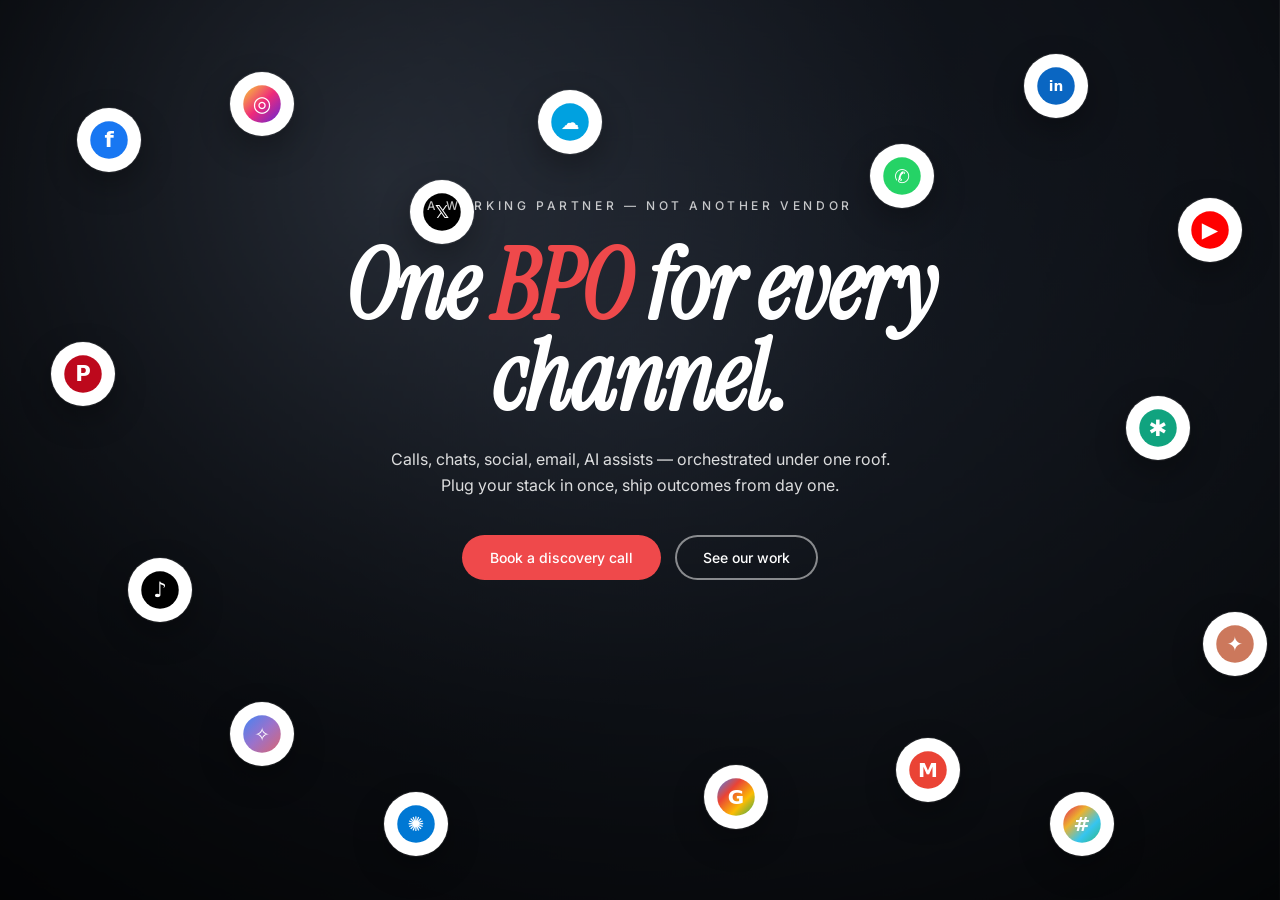
<file: preview/hero-animation.html>
<!doctype html>
<html lang="en">
<head>
	<meta charset="utf-8">
	<meta name="viewport" content="width=device-width,initial-scale=1">
	<title>BPO Firm — Hero animation prototype</title>
	<link rel="stylesheet" href="../wp-content/plugins/bpofirm-design-system/assets/tokens.css">
	<style>
		body { margin: 0; padding: 0; font-family: var(--bpo-font-body); }

		.bpo-hero {
			position: relative;
			min-height: 100vh;
			overflow: hidden;
			isolation: isolate;
			color: #fff;
		}

		/* Background image — Ken Burns slow zoom + drift. Replace the
		 * background-image URL with the office photo per page. */
		.bpo-hero__bg {
			position: absolute;
			inset: 0;
			background-size: cover;
			background-position: center;
			background-image: var(--bpo-hero-bg, none);
			animation: bpo-ken-burns 28s ease-in-out infinite alternate;
			will-change: transform;
		}
		@keyframes bpo-ken-burns {
			0%   { transform: scale(1)    translate(0, 0); }
			100% { transform: scale(1.12) translate(-1.5%, -1.2%); }
		}

		/* Dark gradient overlay for text readability. */
		.bpo-hero__overlay {
			position: absolute;
			inset: 0;
			background:
				radial-gradient(ellipse at 50% 40%, rgba(0,0,0,0.20) 0%, rgba(0,0,0,0.55) 70%, rgba(0,0,0,0.78) 100%),
				linear-gradient(180deg, rgba(0,0,0,0.10) 0%, rgba(0,0,0,0.55) 100%);
		}

		/* Icon constellation layer. */
		.bpo-hero__icons {
			position: absolute;
			inset: 0;
			pointer-events: none;
		}
		.bpo-chip {
			position: absolute;
			width: 64px;
			height: 64px;
			border-radius: 50%;
			background: #fff;
			box-shadow:
				0 12px 32px rgba(0, 0, 0, 0.30),
				0 0 0 1px rgba(255, 255, 255, 0.10);
			display: flex;
			align-items: center;
			justify-content: center;
			animation:
				bpo-chip-float var(--bpo-dur, 5s) ease-in-out infinite alternate,
				bpo-chip-pulse var(--bpo-dur-pulse, 4s) ease-in-out infinite;
			animation-delay: var(--bpo-delay, 0s), var(--bpo-delay-pulse, 0s);
			will-change: transform, opacity;
		}
		.bpo-chip > img {
			width: 40px;
			height: 40px;
			object-fit: contain;
		}
		@keyframes bpo-chip-float {
			0%   { transform: translateY(0) translateX(0); }
			100% { transform: translateY(var(--bpo-shift-y, -14px)) translateX(var(--bpo-shift-x, 6px)); }
		}
		@keyframes bpo-chip-pulse {
			0%, 100% { opacity: 0.85; }
			50%      { opacity: 1; }
		}

		/* Hero content block (title + lede + CTAs). */
		.bpo-hero__content {
			position: relative;
			z-index: 10;
			max-width: 760px;
			margin: 0 auto;
			padding: 22vh 32px 16vh;
			text-align: center;
		}
		.bpo-hero__eyebrow {
			font-size: 12px; font-weight: 500;
			text-transform: uppercase;
			letter-spacing: 0.3em;
			color: rgba(255, 255, 255, 0.75);
			margin: 0 0 28px;
		}
		.bpo-hero__title {
			font-family: var(--bpo-font-display);
			font-style: italic;
			font-size: clamp(48px, 7.5vw, 96px);
			line-height: 0.95;
			letter-spacing: -0.01em;
			margin: 0 0 24px;
			color: #fff;
		}
		.bpo-hero__title em { font-style: italic; color: #ef494b; }
		.bpo-hero__lede {
			font-size: 16px;
			line-height: 1.6;
			color: rgba(255, 255, 255, 0.85);
			max-width: 32rem;
			margin: 0 auto 36px;
		}
		.bpo-hero__ctas {
			display: inline-flex;
			gap: 14px;
			flex-wrap: wrap;
			justify-content: center;
		}
		.bpo-hero__btn {
			display: inline-block;
			padding: 14px 28px;
			border-radius: 9999px;
			font-size: 14px;
			font-weight: 500;
			text-decoration: none;
			transition: transform 0.2s ease;
		}
		.bpo-hero__btn:hover { transform: scale(1.05); }
		.bpo-hero__btn--solid {
			background: var(--bpo-brand);
			color: #fff;
		}
		.bpo-hero__btn--outline {
			background: transparent;
			color: #fff;
			box-shadow: inset 0 0 0 2px rgba(255,255,255,0.5);
		}

		/* "What it'd look like on a real photo" stand-in — soft tonal gradient. */
		.placeholder-bg {
			background:
				radial-gradient(circle at 30% 20%, #4a5568 0%, transparent 50%),
				radial-gradient(circle at 70% 70%, #2d3748 0%, transparent 50%),
				linear-gradient(135deg, #1a202c 0%, #2d3748 100%);
		}

		@media (prefers-reduced-motion: reduce) {
			.bpo-hero__bg, .bpo-chip { animation: none !important; }
		}
	</style>
</head>
<body class="bpo-page">
	<section class="bpo-hero">
		<div class="bpo-hero__bg placeholder-bg" id="hero-bg"></div>
		<div class="bpo-hero__overlay" aria-hidden="true"></div>
		<div class="bpo-hero__icons" id="hero-icons" aria-hidden="true"></div>
		<div class="bpo-hero__content">
			<p class="bpo-hero__eyebrow">A working partner — not another vendor</p>
			<h1 class="bpo-hero__title">One <em>BPO</em> for every channel.</h1>
			<p class="bpo-hero__lede">
				Calls, chats, social, email, AI assists — orchestrated under one roof.
				Plug your stack in once, ship outcomes from day one.
			</p>
			<div class="bpo-hero__ctas">
				<a href="#" class="bpo-hero__btn bpo-hero__btn--solid">Book a discovery call</a>
				<a href="#" class="bpo-hero__btn bpo-hero__btn--outline">See our work</a>
			</div>
		</div>
	</section>

	<script>
		// 16 brand-icon chips floating in a constellation around the title.
		// Each icon = { color, char(s), fg } drawn as inline SVG data URI.
		function chipDataUri(bg, ch, fg, fontSize) {
			fg = fg || '#fff';
			fontSize = fontSize || (ch.length === 1 ? 34 : 22);
			return 'data:image/svg+xml;utf8,' + encodeURIComponent(
				'<svg xmlns="http://www.w3.org/2000/svg" viewBox="0 0 64 64">' +
					'<circle cx="32" cy="32" r="30" fill="' + bg + '"/>' +
					'<text x="32" y="' + (32 + fontSize * 0.35) + '" ' +
						'text-anchor="middle" ' +
						'font-family="system-ui, -apple-system, Segoe UI, Roboto, sans-serif" ' +
						'font-size="' + fontSize + '" ' +
						'font-weight="700" ' +
						'fill="' + fg + '">' + ch + '</text>' +
				'</svg>'
			);
		}
		// More distinctive: gradient backgrounds for IG, multicolor for Google/Slack
		function gradientChip(stops, ch, fg, fontSize) {
			fg = fg || '#fff';
			fontSize = fontSize || (ch.length === 1 ? 34 : 22);
			var stopMarkup = stops.map(function (s, i) {
				return '<stop offset="' + (i * 100 / (stops.length - 1)) + '%" stop-color="' + s + '"/>';
			}).join('');
			return 'data:image/svg+xml;utf8,' + encodeURIComponent(
				'<svg xmlns="http://www.w3.org/2000/svg" viewBox="0 0 64 64">' +
					'<defs><linearGradient id="g" x1="0" y1="0" x2="1" y2="1">' + stopMarkup + '</linearGradient></defs>' +
					'<circle cx="32" cy="32" r="30" fill="url(#g)"/>' +
					'<text x="32" y="' + (32 + fontSize * 0.35) + '" ' +
						'text-anchor="middle" font-family="system-ui, -apple-system, sans-serif" ' +
						'font-size="' + fontSize + '" font-weight="700" fill="' + fg + '">' + ch + '</text>' +
				'</svg>'
			);
		}

		var ICONS = [
			// Social
			{ name: 'Facebook',   uri: chipDataUri('#1877f2', 'f') },
			{ name: 'Instagram',  uri: gradientChip(['#f9ce34','#ee2a7b','#6228d7'], '◎') },
			{ name: 'X',          uri: chipDataUri('#000', '𝕏', '#fff', 28) },
			{ name: 'LinkedIn',   uri: chipDataUri('#0a66c2', 'in', '#fff', 22) },
			{ name: 'YouTube',    uri: chipDataUri('#ff0000', '▶') },
			{ name: 'WhatsApp',   uri: chipDataUri('#25d366', '✆', '#fff', 30) },
			{ name: 'Pinterest',  uri: chipDataUri('#bd081c', 'P') },
			{ name: 'TikTok',     uri: chipDataUri('#000', '♪') },
			// AI
			{ name: 'ChatGPT',    uri: chipDataUri('#10a37f', '✱', '#fff', 36) },
			{ name: 'Claude',     uri: chipDataUri('#cc785c', '✦', '#fff', 32) },
			{ name: 'Gemini',     uri: gradientChip(['#4285f4','#9b72cb','#d96570'], '✧', '#fff', 30) },
			{ name: 'Copilot',    uri: chipDataUri('#0078d4', '✺', '#fff', 32) },
			// Google + Microsoft
			{ name: 'Google',     uri: gradientChip(['#4285f4','#ea4335','#fbbc04','#34a853'], 'G', '#fff', 32) },
			{ name: 'Gmail',      uri: chipDataUri('#ea4335', 'M', '#fff', 32) },
			// Business
			{ name: 'Slack',      uri: gradientChip(['#e01e5a','#ecb22e','#36c5f0','#2eb67d'], '#', '#fff', 32) },
			{ name: 'Salesforce', uri: chipDataUri('#00a1e0', '☁', '#fff', 30) },
		];

		// Hand-placed positions [x%, y%, shiftX, shiftY, dur, delay].
		// Avoid the central column (35-65%, 25-65%) where the title sits.
		var POSITIONS = [
			[ 6,  12, -8, -16, 5.5, 0.0],
			[18,   8,  6, -12, 6.2, 0.4],
			[32,  20, -4, -14, 5.0, 0.8],
			[80,   6,  8, -10, 6.8, 0.2],
			[92,  22, -6, -16, 5.6, 0.6],
			[68,  16,  4, -12, 6.0, 1.0],
			[ 4,  38,  8, -10, 5.8, 1.4],
			[10,  62, -6,  10, 6.4, 0.5],
			[88,  44, -8,  12, 5.4, 1.2],
			[94,  68,  6,  10, 6.0, 0.7],
			[18,  78,  8, -10, 5.2, 0.3],
			[30,  88, -4,  12, 6.6, 1.1],
			[55,  85,  6,  10, 5.0, 0.9],
			[70,  82, -8,  12, 5.8, 1.5],
			[82,  88,  4, -10, 6.2, 0.4],
			[42,  10,  6, -14, 5.6, 1.3],
		];

		var host = document.getElementById('hero-icons');
		ICONS.forEach(function (icon, i) {
			var p = POSITIONS[i] || [50, 50, 0, -12, 5, 0];
			var chip = document.createElement('div');
			chip.className = 'bpo-chip';
			chip.style.cssText =
				'left:' + p[0] + '%;' +
				'top:'  + p[1] + '%;' +
				'--bpo-shift-x:' + p[2] + 'px;' +
				'--bpo-shift-y:' + p[3] + 'px;' +
				'--bpo-dur:' + p[4] + 's;' +
				'--bpo-delay:' + p[5] + 's;' +
				'--bpo-dur-pulse:' + (p[4] * 0.7) + 's;' +
				'--bpo-delay-pulse:' + (p[5] * 0.3) + 's;';
			chip.title = icon.name;
			chip.innerHTML = '<img src="' + icon.uri + '" alt="' + icon.name + '">';
			host.appendChild(chip);
		});
	</script>
</body>
</html>
</file>
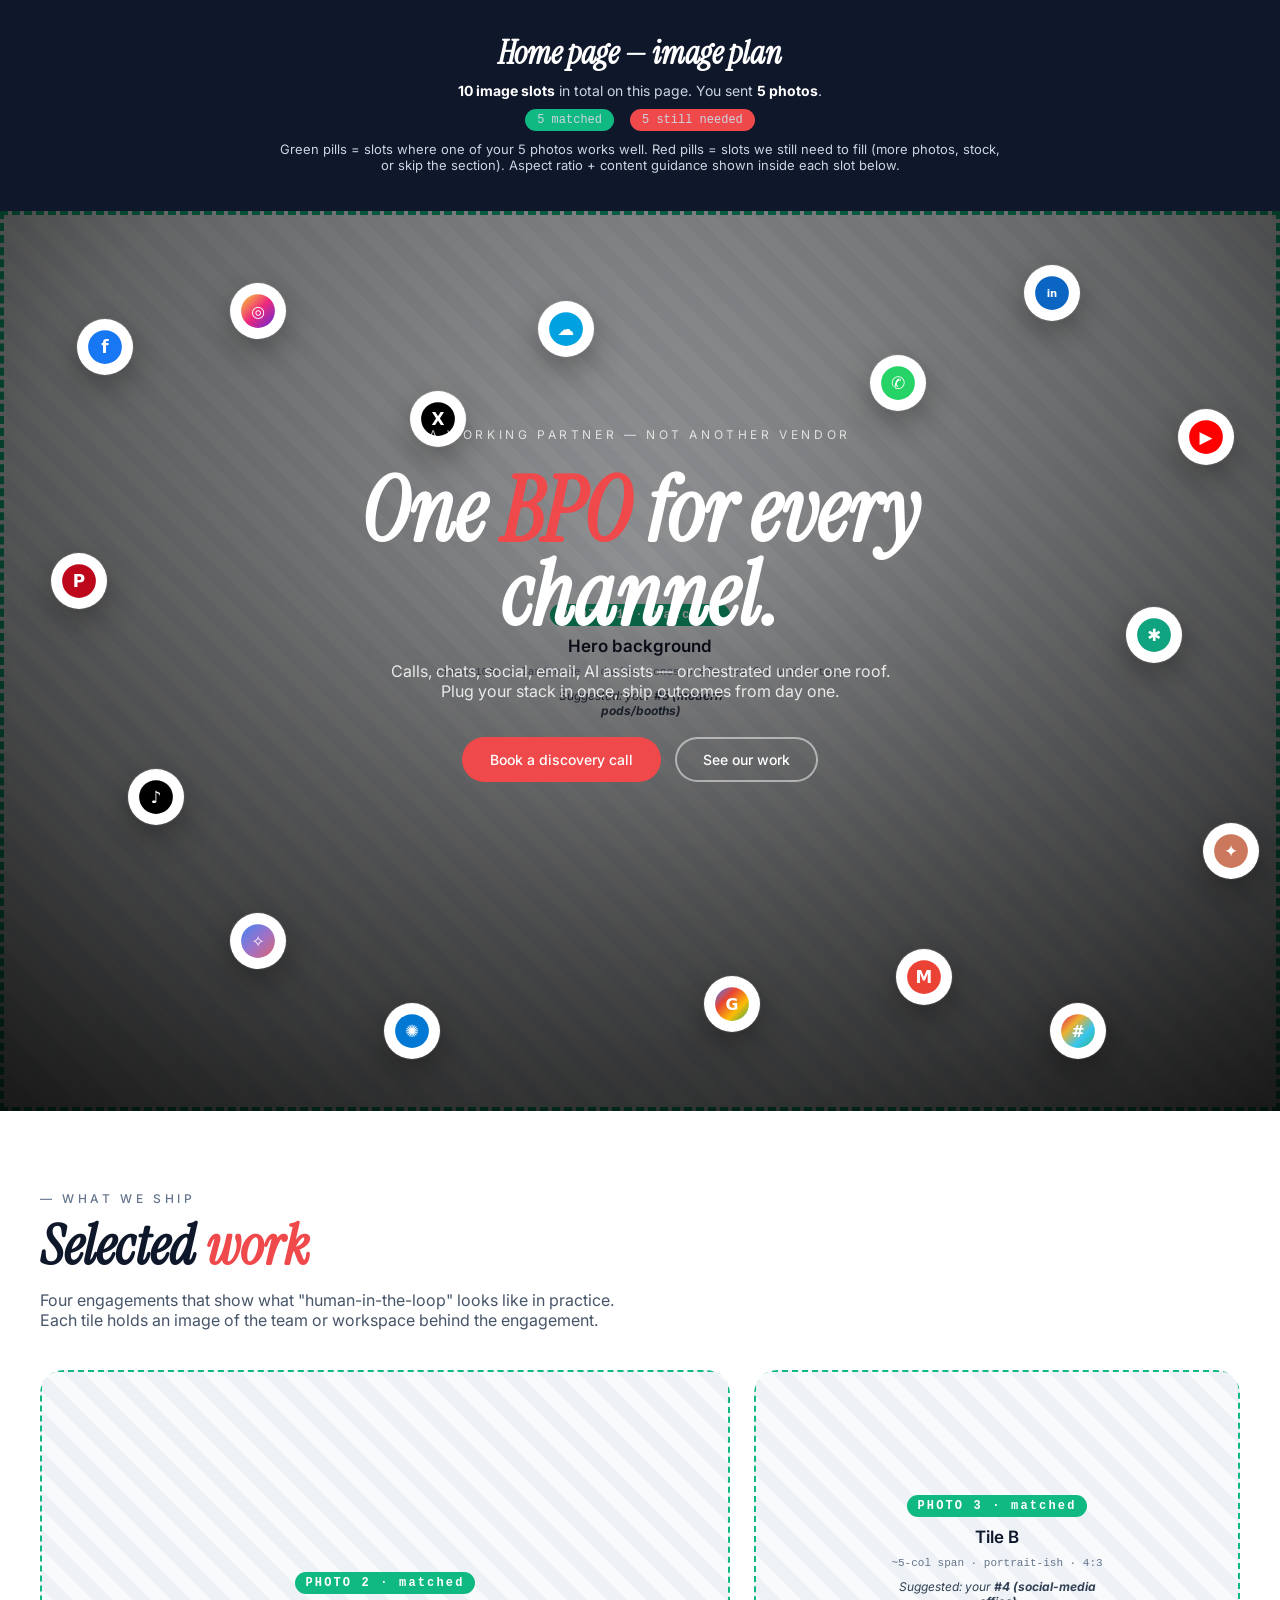
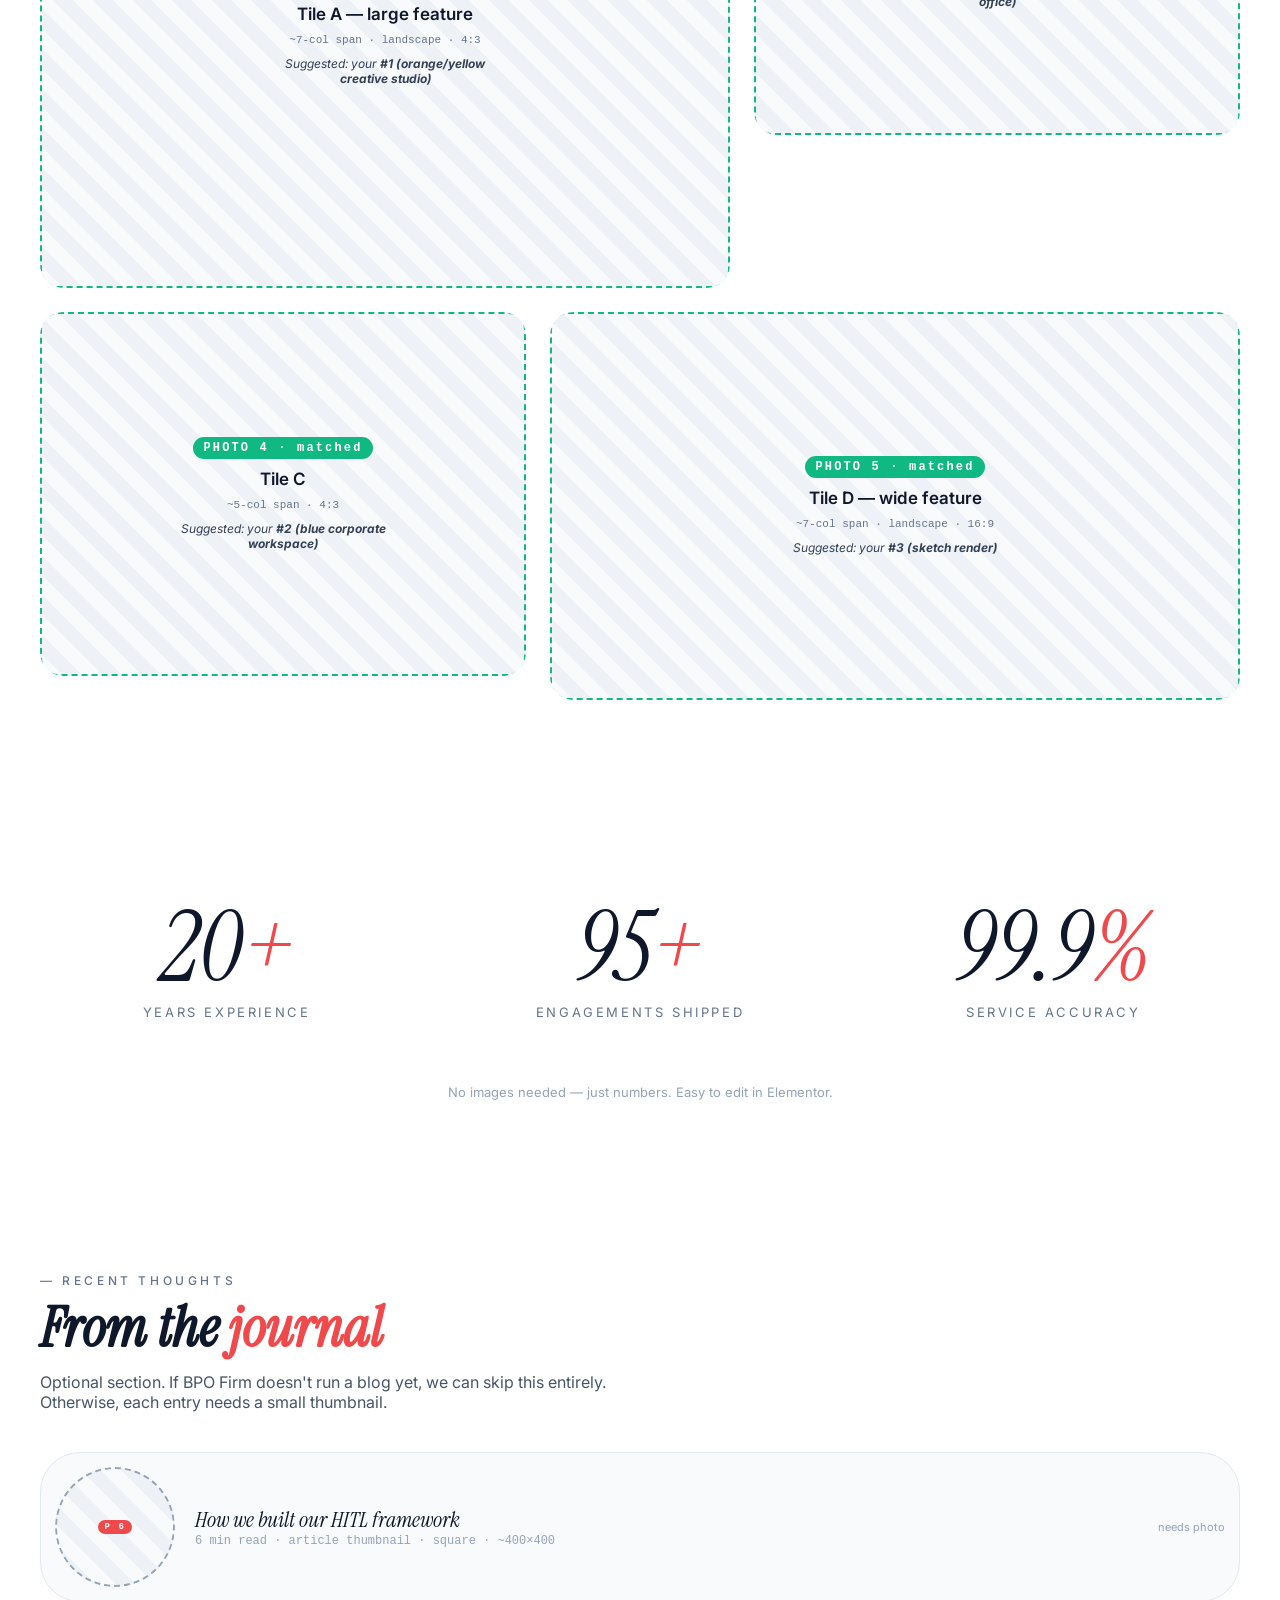
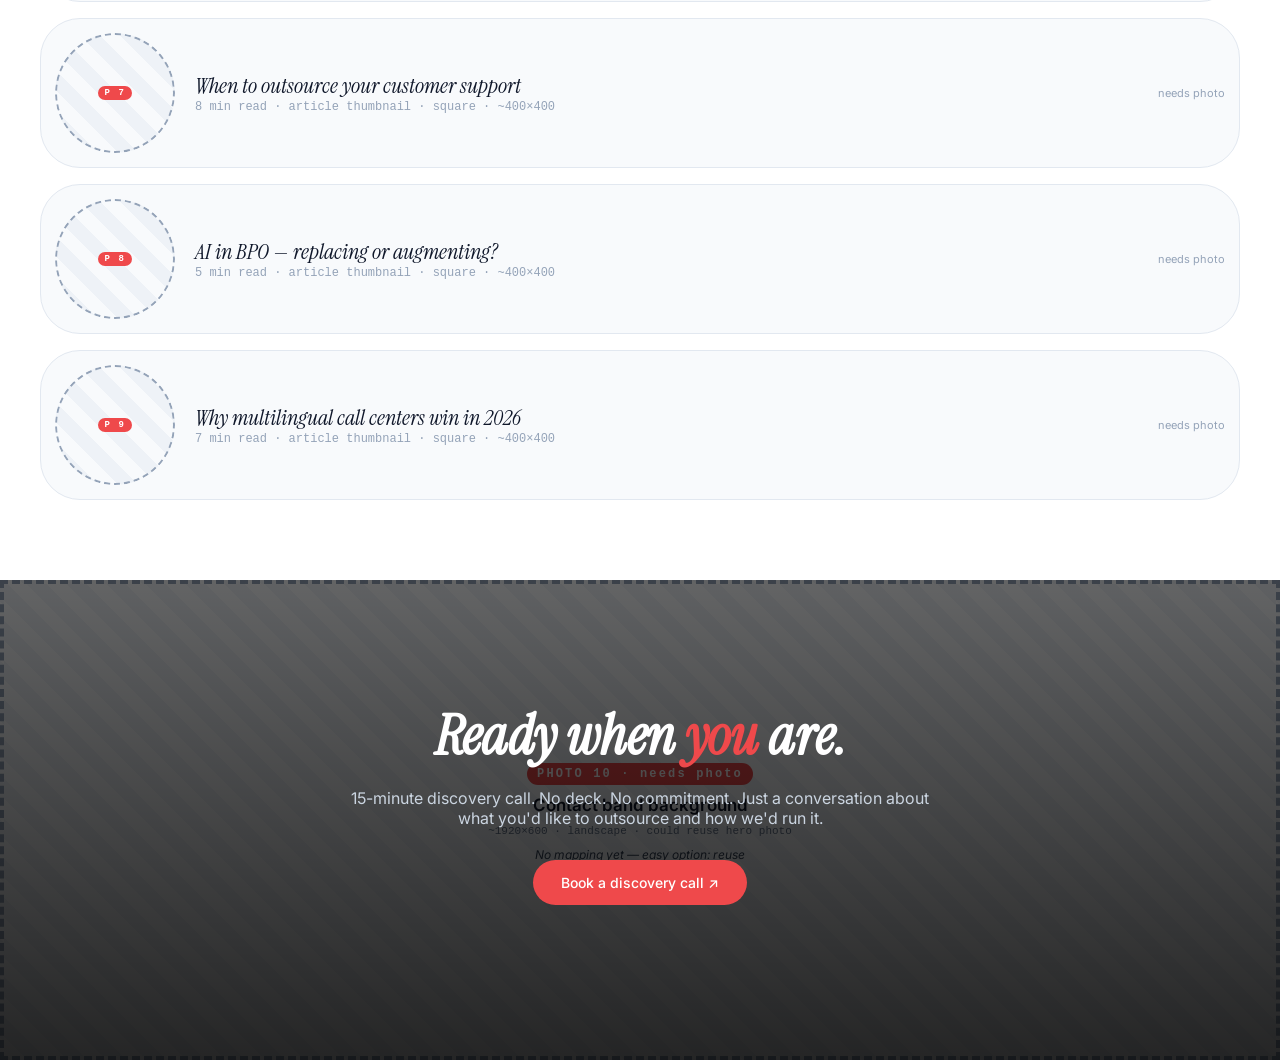
<file: preview/sample-home.html>
<!doctype html>
<html lang="en">
<head>
	<meta charset="utf-8">
	<meta name="viewport" content="width=device-width,initial-scale=1">
	<title>BPO Firm — Home page sample (image plan)</title>
	<link rel="stylesheet" href="../wp-content/plugins/bpofirm-design-system/assets/tokens.css">
	<style>
		body { margin: 0; padding: 0; font-family: var(--bpo-font-body); }

		/* ===== Image-slot placeholders (only shown in this sample, not on live site) ===== */
		.bpo-slot {
			display: flex;
			flex-direction: column;
			align-items: center;
			justify-content: center;
			gap: 10px;
			background:
				repeating-linear-gradient(45deg, #f8fafc, #f8fafc 14px, #eef2f7 14px, #eef2f7 28px);
			border: 2px dashed #94a3b8;
			border-radius: 18px;
			color: #475569;
			text-align: center;
			padding: 32px 24px;
			width: 100%;
			height: 100%;
			min-height: 220px;
			box-sizing: border-box;
		}
		.bpo-slot__num {
			font-family: ui-monospace, SFMono-Regular, Menlo, monospace;
			font-size: 12px;
			font-weight: 700;
			letter-spacing: 0.18em;
			padding: 4px 10px;
			border-radius: 999px;
			background: var(--bpo-brand);
			color: #fff;
		}
		.bpo-slot__label { font-size: 17px; font-weight: 600; color: #0f172a; }
		.bpo-slot__meta {
			font-family: ui-monospace, monospace;
			font-size: 11px;
			color: #64748b;
		}
		.bpo-slot__sugg {
			font-size: 12px;
			color: #334155;
			max-width: 28ch;
			font-style: italic;
		}
		.bpo-slot--bg {
			position: absolute;
			inset: 0;
			border-radius: 0;
			border-width: 4px;
			min-height: auto;
		}
		.bpo-slot--matched { border-color: #10b981; }
		.bpo-slot--matched .bpo-slot__num { background: #10b981; }

		/* ===== Image-plan banner at top of sample ===== */
		.plan-banner {
			background: #0f172a;
			color: #fff;
			padding: 32px;
			text-align: center;
		}
		.plan-banner h1 {
			font-family: var(--bpo-font-display);
			font-style: italic;
			font-size: 32px;
			margin: 0 0 8px;
		}
		.plan-banner p { margin: 6px 0; font-size: 14px; color: #cbd5e1; }
		.plan-banner strong { color: #fff; }
		.plan-banner .pill {
			display: inline-block;
			margin: 4px 6px;
			padding: 4px 12px;
			border-radius: 999px;
			background: rgba(255,255,255,0.08);
			font-family: ui-monospace, monospace;
			font-size: 12px;
		}
		.plan-banner .pill--matched { background: #10b981; }
		.plan-banner .pill--needed { background: #ef494b; }

		/* ===== Section frames ===== */
		.section { padding: 80px 40px; max-width: 1280px; margin: 0 auto; }
		.section__eyebrow {
			font-size: 12px; font-weight: 500;
			text-transform: uppercase; letter-spacing: 0.3em;
			color: #64748b;
			margin: 0 0 12px;
		}
		.section__title {
			font-family: var(--bpo-font-display);
			font-style: italic;
			font-size: 56px;
			line-height: 1;
			margin: 0 0 16px;
			color: #0f172a;
		}
		.section__title em { color: var(--bpo-brand); }
		.section__lede {
			font-size: 16px;
			color: #475569;
			max-width: 36rem;
			margin: 0 0 40px;
		}

		/* ===== Hero ===== */
		.hero {
			position: relative;
			min-height: 100vh;
			overflow: hidden;
			isolation: isolate;
			color: #fff;
		}
		.hero__overlay {
			position: absolute; inset: 0; z-index: 2;
			background:
				radial-gradient(ellipse at 50% 40%, rgba(0,0,0,0.20) 0%, rgba(0,0,0,0.55) 70%, rgba(0,0,0,0.78) 100%),
				linear-gradient(180deg, rgba(0,0,0,0.10) 0%, rgba(0,0,0,0.55) 100%);
		}
		.hero__icons { position: absolute; inset: 0; z-index: 3; pointer-events: none; }
		.hero__content {
			position: relative; z-index: 4;
			max-width: 760px; margin: 0 auto;
			padding: 24vh 32px 14vh; text-align: center;
		}
		.hero__eyebrow { font-size: 12px; letter-spacing: 0.3em; text-transform: uppercase; color: rgba(255,255,255,0.75); margin: 0 0 28px; }
		.hero__title { font-family: var(--bpo-font-display); font-style: italic; font-size: clamp(48px, 7vw, 88px); line-height: 0.95; margin: 0 0 24px; }
		.hero__title em { color: var(--bpo-brand); }
		.hero__lede { font-size: 16px; color: rgba(255,255,255,0.85); max-width: 32rem; margin: 0 auto 36px; }
		.hero__ctas { display: inline-flex; gap: 14px; flex-wrap: wrap; justify-content: center; }
		.btn { display: inline-block; padding: 14px 28px; border-radius: 999px; font-size: 14px; font-weight: 500; text-decoration: none; }
		.btn-solid { background: var(--bpo-brand); color: #fff; }
		.btn-outline { background: transparent; color: #fff; box-shadow: inset 0 0 0 2px rgba(255,255,255,0.5); }

		.chip {
			position: absolute; width: 56px; height: 56px;
			border-radius: 50%; background: #fff;
			box-shadow: 0 12px 32px rgba(0,0,0,0.3), 0 0 0 1px rgba(255,255,255,0.1);
			display: flex; align-items: center; justify-content: center;
			animation: chip-float var(--dur, 5s) ease-in-out infinite alternate;
			animation-delay: var(--delay, 0s);
		}
		.chip > img { width: 36px; height: 36px; object-fit: contain; }
		@keyframes chip-float {
			0%   { transform: translateY(0) translateX(0); }
			100% { transform: translateY(var(--sy, -12px)) translateX(var(--sx, 4px)); }
		}

		/* ===== Selected Works bento ===== */
		.bento {
			display: grid;
			grid-template-columns: repeat(12, 1fr);
			gap: 24px;
		}
		.bento__tile { position: relative; aspect-ratio: 4 / 3; border-radius: 24px; overflow: hidden; }
		.bento__tile--a { grid-column: span 7; }
		.bento__tile--b { grid-column: span 5; }
		.bento__tile--c { grid-column: span 5; aspect-ratio: 4 / 3; }
		.bento__tile--d { grid-column: span 7; aspect-ratio: 16 / 9; }

		/* ===== Stats ===== */
		.stats { display: grid; grid-template-columns: repeat(3, 1fr); gap: 40px; padding-top: 40px; padding-bottom: 40px; }
		.stat { text-align: center; }
		.stat__num { font-family: var(--bpo-font-display); font-style: italic; font-size: 96px; line-height: 1; color: #0f172a; }
		.stat__num em { color: var(--bpo-brand); font-style: italic; }
		.stat__label { font-size: 13px; letter-spacing: 0.2em; text-transform: uppercase; color: #64748b; margin-top: 8px; }

		/* ===== Journal ===== */
		.journal { display: flex; flex-direction: column; gap: 16px; }
		.journal__entry {
			display: grid;
			grid-template-columns: 120px 1fr auto;
			gap: 20px;
			align-items: center;
			padding: 14px;
			background: #f8fafc;
			border: 1px solid #e2e8f0;
			border-radius: 40px;
		}
		.journal__thumb { aspect-ratio: 1 / 1; border-radius: 999px; overflow: hidden; }
		.journal__title { font-family: var(--bpo-font-display); font-style: italic; font-size: 22px; color: #0f172a; }
		.journal__meta { font-size: 12px; color: #94a3b8; font-family: ui-monospace, monospace; }

		/* ===== Contact band ===== */
		.contact {
			position: relative;
			min-height: 480px;
			overflow: hidden;
			isolation: isolate;
			color: #fff;
		}
		.contact__overlay {
			position: absolute; inset: 0; z-index: 2;
			background: linear-gradient(180deg, rgba(0,0,0,0.6), rgba(0,0,0,0.85));
		}
		.contact__inner {
			position: relative; z-index: 3;
			text-align: center; padding: 120px 32px;
			max-width: 600px; margin: 0 auto;
		}
		.contact__title { font-family: var(--bpo-font-display); font-style: italic; font-size: 56px; margin: 0 0 16px; }
		.contact__title em { color: var(--bpo-brand); }
		.contact__lede { color: #cbd5e1; margin: 0 0 32px; font-size: 16px; }

		@media (max-width: 800px) {
			.bento__tile, .bento__tile--a, .bento__tile--b, .bento__tile--c, .bento__tile--d { grid-column: span 12; }
			.stats { grid-template-columns: 1fr; gap: 24px; }
			.stat__num { font-size: 72px; }
		}
	</style>
</head>
<body class="bpo-page">

	<!-- =============== IMAGE-PLAN BANNER (only on this sample) =============== -->
	<div class="plan-banner">
		<h1>Home page — image plan</h1>
		<p><strong>10 image slots</strong> in total on this page. You sent <strong>5 photos</strong>.</p>
		<p>
			<span class="pill pill--matched">5 matched</span>
			<span class="pill pill--needed">5 still needed</span>
		</p>
		<p style="font-size: 13px; max-width: 720px; margin-left: auto; margin-right: auto;">
			Green pills = slots where one of your 5 photos works well.
			Red pills = slots we still need to fill (more photos, stock, or skip the section).
			Aspect ratio + content guidance shown inside each slot below.
		</p>
	</div>

	<!-- =============== HERO =============== -->
	<section class="hero" id="hero">
		<div class="bpo-slot bpo-slot--bg bpo-slot--matched">
			<span class="bpo-slot__num">PHOTO 1 · matched</span>
			<span class="bpo-slot__label">Hero background</span>
			<span class="bpo-slot__meta">~1920×1080 · landscape · darker tones preferred for white text</span>
			<span class="bpo-slot__sugg">Suggested: your <strong>#5 (modern pods/booths)</strong></span>
		</div>
		<div class="hero__overlay"></div>
		<div class="hero__icons" id="hero-icons"></div>
		<div class="hero__content">
			<p class="hero__eyebrow">A working partner — not another vendor</p>
			<h1 class="hero__title">One <em>BPO</em> for every channel.</h1>
			<p class="hero__lede">
				Calls, chats, social, email, AI assists — orchestrated under one roof.
				Plug your stack in once, ship outcomes from day one.
			</p>
			<div class="hero__ctas">
				<a href="#" class="btn btn-solid">Book a discovery call</a>
				<a href="#" class="btn btn-outline">See our work</a>
			</div>
		</div>
	</section>

	<!-- =============== SELECTED WORKS BENTO =============== -->
	<section class="section">
		<p class="section__eyebrow">— What we ship</p>
		<h2 class="section__title">Selected <em>work</em></h2>
		<p class="section__lede">Four engagements that show what "human-in-the-loop" looks like in practice. Each tile holds an image of the team or workspace behind the engagement.</p>

		<div class="bento">
			<div class="bento__tile bento__tile--a">
				<div class="bpo-slot bpo-slot--matched">
					<span class="bpo-slot__num">PHOTO 2 · matched</span>
					<span class="bpo-slot__label">Tile A — large feature</span>
					<span class="bpo-slot__meta">~7-col span · landscape · 4:3</span>
					<span class="bpo-slot__sugg">Suggested: your <strong>#1 (orange/yellow creative studio)</strong></span>
				</div>
			</div>
			<div class="bento__tile bento__tile--b">
				<div class="bpo-slot bpo-slot--matched">
					<span class="bpo-slot__num">PHOTO 3 · matched</span>
					<span class="bpo-slot__label">Tile B</span>
					<span class="bpo-slot__meta">~5-col span · portrait-ish · 4:3</span>
					<span class="bpo-slot__sugg">Suggested: your <strong>#4 (social-media office)</strong></span>
				</div>
			</div>
			<div class="bento__tile bento__tile--c">
				<div class="bpo-slot bpo-slot--matched">
					<span class="bpo-slot__num">PHOTO 4 · matched</span>
					<span class="bpo-slot__label">Tile C</span>
					<span class="bpo-slot__meta">~5-col span · 4:3</span>
					<span class="bpo-slot__sugg">Suggested: your <strong>#2 (blue corporate workspace)</strong></span>
				</div>
			</div>
			<div class="bento__tile bento__tile--d">
				<div class="bpo-slot bpo-slot--matched">
					<span class="bpo-slot__num">PHOTO 5 · matched</span>
					<span class="bpo-slot__label">Tile D — wide feature</span>
					<span class="bpo-slot__meta">~7-col span · landscape · 16:9</span>
					<span class="bpo-slot__sugg">Suggested: your <strong>#3 (sketch render)</strong></span>
				</div>
			</div>
		</div>
	</section>

	<!-- =============== STATS (no images) =============== -->
	<section class="section">
		<div class="stats">
			<div class="stat">
				<div class="stat__num">20<em>+</em></div>
				<div class="stat__label">Years experience</div>
			</div>
			<div class="stat">
				<div class="stat__num">95<em>+</em></div>
				<div class="stat__label">Engagements shipped</div>
			</div>
			<div class="stat">
				<div class="stat__num">99.9<em>%</em></div>
				<div class="stat__label">Service accuracy</div>
			</div>
		</div>
		<p style="text-align:center; color:#94a3b8; font-size: 13px; margin-top: 24px;">
			No images needed — just numbers. Easy to edit in Elementor.
		</p>
	</section>

	<!-- =============== JOURNAL =============== -->
	<section class="section">
		<p class="section__eyebrow">— Recent thoughts</p>
		<h2 class="section__title">From the <em>journal</em></h2>
		<p class="section__lede">Optional section. If BPO Firm doesn't run a blog yet, we can skip this entirely. Otherwise, each entry needs a small thumbnail.</p>

		<div class="journal">
			<div class="journal__entry">
				<div class="journal__thumb"><div class="bpo-slot" style="border-radius:50%;min-height:120px;padding:8px;"><span class="bpo-slot__num" style="font-size:9px;padding:2px 6px;">P 6</span></div></div>
				<div>
					<div class="journal__title">How we built our HITL framework</div>
					<div class="journal__meta">6 min read · article thumbnail · square · ~400×400</div>
				</div>
				<div style="font-size:11px;color:#94a3b8;">needs photo</div>
			</div>
			<div class="journal__entry">
				<div class="journal__thumb"><div class="bpo-slot" style="border-radius:50%;min-height:120px;padding:8px;"><span class="bpo-slot__num" style="font-size:9px;padding:2px 6px;">P 7</span></div></div>
				<div>
					<div class="journal__title">When to outsource your customer support</div>
					<div class="journal__meta">8 min read · article thumbnail · square · ~400×400</div>
				</div>
				<div style="font-size:11px;color:#94a3b8;">needs photo</div>
			</div>
			<div class="journal__entry">
				<div class="journal__thumb"><div class="bpo-slot" style="border-radius:50%;min-height:120px;padding:8px;"><span class="bpo-slot__num" style="font-size:9px;padding:2px 6px;">P 8</span></div></div>
				<div>
					<div class="journal__title">AI in BPO — replacing or augmenting?</div>
					<div class="journal__meta">5 min read · article thumbnail · square · ~400×400</div>
				</div>
				<div style="font-size:11px;color:#94a3b8;">needs photo</div>
			</div>
			<div class="journal__entry">
				<div class="journal__thumb"><div class="bpo-slot" style="border-radius:50%;min-height:120px;padding:8px;"><span class="bpo-slot__num" style="font-size:9px;padding:2px 6px;">P 9</span></div></div>
				<div>
					<div class="journal__title">Why multilingual call centers win in 2026</div>
					<div class="journal__meta">7 min read · article thumbnail · square · ~400×400</div>
				</div>
				<div style="font-size:11px;color:#94a3b8;">needs photo</div>
			</div>
		</div>
	</section>

	<!-- =============== CONTACT BAND =============== -->
	<section class="contact">
		<div class="bpo-slot bpo-slot--bg">
			<span class="bpo-slot__num" style="background:#ef494b;">PHOTO 10 · needs photo</span>
			<span class="bpo-slot__label">Contact band background</span>
			<span class="bpo-slot__meta">~1920×600 · landscape · could reuse hero photo</span>
			<span class="bpo-slot__sugg">No mapping yet — easy option: reuse your #5 (pods)</span>
		</div>
		<div class="contact__overlay"></div>
		<div class="contact__inner">
			<h2 class="contact__title">Ready when <em>you</em> are.</h2>
			<p class="contact__lede">15-minute discovery call. No deck. No commitment. Just a conversation about what you'd like to outsource and how we'd run it.</p>
			<a href="#" class="btn btn-solid">Book a discovery call ↗︎</a>
		</div>
	</section>

	<!-- =============== ICON CONSTELLATION SCRIPT (matches hero-animation.html) =============== -->
	<script>
		function chipDataUri(bg, ch, fg, fontSize) {
			fg = fg || '#fff';
			fontSize = fontSize || (ch.length === 1 ? 30 : 18);
			return 'data:image/svg+xml;utf8,' + encodeURIComponent(
				'<svg xmlns="http://www.w3.org/2000/svg" viewBox="0 0 64 64">' +
					'<circle cx="32" cy="32" r="30" fill="' + bg + '"/>' +
					'<text x="32" y="' + (32 + fontSize * 0.35) + '" text-anchor="middle" font-family="system-ui, sans-serif" font-size="' + fontSize + '" font-weight="700" fill="' + fg + '">' + ch + '</text>' +
				'</svg>'
			);
		}
		function gradientChip(stops, ch) {
			var ms = stops.map(function (s, i) { return '<stop offset="' + (i * 100 / (stops.length - 1)) + '%" stop-color="' + s + '"/>'; }).join('');
			return 'data:image/svg+xml;utf8,' + encodeURIComponent(
				'<svg xmlns="http://www.w3.org/2000/svg" viewBox="0 0 64 64">' +
					'<defs><linearGradient id="g" x1="0" y1="0" x2="1" y2="1">' + ms + '</linearGradient></defs>' +
					'<circle cx="32" cy="32" r="30" fill="url(#g)"/>' +
					'<text x="32" y="42" text-anchor="middle" font-family="system-ui" font-size="28" font-weight="700" fill="#fff">' + ch + '</text>' +
				'</svg>'
			);
		}
		var ICONS = [
			chipDataUri('#1877f2', 'f'),
			gradientChip(['#f9ce34','#ee2a7b','#6228d7'], '◎'),
			chipDataUri('#000', 'X'),
			chipDataUri('#0a66c2', 'in', '#fff', 18),
			chipDataUri('#ff0000', '▶'),
			chipDataUri('#25d366', '✆'),
			chipDataUri('#bd081c', 'P'),
			chipDataUri('#000', '♪'),
			chipDataUri('#10a37f', '✱'),
			chipDataUri('#cc785c', '✦'),
			gradientChip(['#4285f4','#9b72cb','#d96570'], '✧'),
			chipDataUri('#0078d4', '✺'),
			gradientChip(['#4285f4','#ea4335','#fbbc04','#34a853'], 'G'),
			chipDataUri('#ea4335', 'M'),
			gradientChip(['#e01e5a','#ecb22e','#36c5f0','#2eb67d'], '#'),
			chipDataUri('#00a1e0', '☁'),
		];
		var POS = [
			[ 6, 12,-8,-16, 5.5, 0.0], [18,  8, 6,-12, 6.2, 0.4], [32, 20,-4,-14, 5.0, 0.8],
			[80,  6, 8,-10, 6.8, 0.2], [92, 22,-6,-16, 5.6, 0.6], [68, 16, 4,-12, 6.0, 1.0],
			[ 4, 38, 8,-10, 5.8, 1.4], [10, 62,-6, 10, 6.4, 0.5], [88, 44,-8, 12, 5.4, 1.2],
			[94, 68, 6, 10, 6.0, 0.7], [18, 78, 8,-10, 5.2, 0.3], [30, 88,-4, 12, 6.6, 1.1],
			[55, 85, 6, 10, 5.0, 0.9], [70, 82,-8, 12, 5.8, 1.5], [82, 88, 4,-10, 6.2, 0.4],
			[42, 10, 6,-14, 5.6, 1.3],
		];
		var host = document.getElementById('hero-icons');
		ICONS.forEach(function (uri, i) {
			var p = POS[i] || [50,50,0,-12,5,0];
			var chip = document.createElement('div');
			chip.className = 'chip';
			chip.style.cssText = 'left:' + p[0] + '%;top:' + p[1] + '%;--sx:' + p[2] + 'px;--sy:' + p[3] + 'px;--dur:' + p[4] + 's;--delay:' + p[5] + 's;';
			chip.innerHTML = '<img src="' + uri + '">';
			host.appendChild(chip);
		});
	</script>
</body>
</html>
</file>
<file: wp-content/plugins/bpofirm-scroll-hero/assets/scroll-hero.css>
/* BPO Firm — Scroll-Expand Hero
 * Vanilla CSS port of the ScrollExpandMedia React component.
 * Heights / widths are driven inline by scroll-hero.js (it sets
 * --bpo-media-w, --bpo-media-h, --bpo-text-tx, --bpo-bg-opacity, --bpo-overlay-opacity).
 */

.bpo-scroll-hero {
	position: relative;
	width: 100%;
	min-height: 100dvh;
	overflow: hidden;
	color: #bfdbfe; /* blue-200 (matches the React demo) */
}

.bpo-scroll-hero__bg {
	position: absolute;
	inset: 0;
	z-index: 0;
	width: 100%;
	height: 100%;
	object-fit: cover;
	object-position: center;
	opacity: var(--bpo-bg-opacity, 1);
	transition: opacity 0.1s linear;
}

.bpo-scroll-hero__bg-tint {
	position: absolute;
	inset: 0;
	z-index: 1;
	background: rgba(0, 0, 0, 0.1);
}

.bpo-scroll-hero__stage {
	position: relative;
	/* No z-index here on purpose — it would form a stacking context that
	 * confines the title's mix-blend-mode and stops it reading against
	 * the page background. Source order alone keeps stage above the bg. */
	width: 100%;
	min-height: 100dvh;
	display: flex;
	flex-direction: column;
	align-items: center;
	justify-content: center;
	padding: 1rem;
	box-sizing: border-box;
}

.bpo-scroll-hero__media {
	position: absolute;
	top: 50%;
	left: 50%;
	z-index: 0;
	width: var(--bpo-media-w, 300px);
	height: var(--bpo-media-h, 400px);
	max-width: 95vw;
	max-height: 85vh;
	transform: translate(-50%, -50%);
	border-radius: 1rem;
	overflow: hidden;
	box-shadow: 0 0 50px rgba(0, 0, 0, 0.3);
	pointer-events: none;
}

.bpo-scroll-hero__media > video,
.bpo-scroll-hero__media > img,
.bpo-scroll-hero__media > iframe {
	display: block;
	width: 100%;
	height: 100%;
	object-fit: cover;
	border: 0;
	border-radius: 1rem;
}

.bpo-scroll-hero__media-overlay {
	position: absolute;
	inset: 0;
	background: #000;
	border-radius: 1rem;
	opacity: var(--bpo-overlay-opacity, 0.5);
	transition: opacity 0.2s linear;
	pointer-events: none;
}

.bpo-scroll-hero__title {
	position: relative;
	/* No z-index — see .bpo-scroll-hero__stage note. Source order
	 * (title comes after media/bg in the DOM) keeps it on top, and
	 * leaving this container non-isolated lets the children's
	 * mix-blend-mode read against the page background. */
	display: flex;
	flex-direction: column;
	align-items: center;
	gap: 1rem;
	width: 100%;
	text-align: center;
	pointer-events: none;
}

.bpo-scroll-hero__title-first,
.bpo-scroll-hero__title-rest {
	margin: 0;
	font-size: clamp(2.25rem, 5.5vw, 4rem);
	font-weight: 800;
	line-height: 1.1;
	color: #bfdbfe;
}

.bpo-scroll-hero__title-first {
	transform: translateX(calc(var(--bpo-text-tx, 0) * -1vw));
}

.bpo-scroll-hero__title-rest {
	transform: translateX(calc(var(--bpo-text-tx, 0) * 1vw));
}

.bpo-scroll-hero--text-blend .bpo-scroll-hero__title-first,
.bpo-scroll-hero--text-blend .bpo-scroll-hero__title-rest {
	mix-blend-mode: difference;
}

.bpo-scroll-hero__caption {
	position: relative;
	z-index: 3;
	margin-top: 1rem;
	text-align: center;
	color: #bfdbfe;
	pointer-events: none;
}

.bpo-scroll-hero__date {
	margin: 0 0 0.25rem;
	font-size: 1.5rem;
	transform: translateX(calc(var(--bpo-text-tx, 0) * -1vw));
}

.bpo-scroll-hero__scroll-label {
	margin: 0;
	font-weight: 500;
	transform: translateX(calc(var(--bpo-text-tx, 0) * 1vw));
}

.bpo-scroll-hero__content {
	position: relative;
	z-index: 4;
	width: 100%;
	padding: 2.5rem 2rem;
	opacity: 0;
	transition: opacity 0.7s ease;
	box-sizing: border-box;
}

.bpo-scroll-hero.is-expanded .bpo-scroll-hero__content {
	opacity: 1;
}

@media (min-width: 768px) {
	.bpo-scroll-hero__content {
		padding: 5rem 4rem;
	}
}

/* Static mode — no scroll hijack. Used on leaf service pages where users
 * navigate between many siblings and don't want a forced expand on each
 * page. The JS skips event-listener attachment when this class is present;
 * here we just shrink the section so it behaves as a normal banner. */
.bpo-scroll-hero--static {
	min-height: auto;
}
.bpo-scroll-hero--static .bpo-scroll-hero__stage {
	min-height: 60vh;
}
/* "Scroll to Expand" makes no sense when there's nothing to expand. */
.bpo-scroll-hero--static .bpo-scroll-hero__scroll-label {
	display: none;
}

@media (prefers-reduced-motion: reduce) {
	.bpo-scroll-hero__bg,
	.bpo-scroll-hero__media-overlay,
	.bpo-scroll-hero__content {
		transition: none;
	}
}
</file>
<file: wp-content/plugins/bpofirm-scroll-hero/assets/integrations.css>
/* BPO Firm — Integrations Carousel
 * Vanilla CSS port of the IntegrationHero React component.
 * Two rows of icon "chips" scrolling in opposite directions with
 * fade-out gradient masks on both sides.
 */

.bpo-integrations {
	position: relative;
	padding: 8rem 0;
	overflow: hidden;
	background: #fff;
	color: #111;
}

.bpo-integrations__grid-bg {
	position: absolute;
	inset: 0;
	background-image: radial-gradient(circle at center, rgba(0, 0, 0, 0.04) 1px, transparent 1px);
	background-size: 24px 24px;
	pointer-events: none;
}

.bpo-integrations__inner {
	position: relative;
	max-width: 80rem;
	margin: 0 auto;
	padding: 0 1.5rem;
	text-align: center;
}

.bpo-integrations__badge {
	display: inline-block;
	padding: 0.25rem 0.75rem;
	margin-bottom: 1rem;
	font-size: 0.875rem;
	border: 1px solid #e5e7eb;
	border-radius: 9999px;
	background: #fff;
	color: #111;
}

.bpo-integrations__title {
	margin: 0;
	font-size: clamp(2rem, 4vw, 3.75rem);
	font-weight: 700;
	letter-spacing: -0.025em;
	line-height: 1.1;
}

.bpo-integrations__lede {
	max-width: 36rem;
	margin: 1rem auto 0;
	font-size: 1.125rem;
	color: #6b7280;
}

.bpo-integrations__cta {
	display: inline-block;
	margin-top: 2rem;
	padding: 0.75rem 1.5rem;
	font-weight: 500;
	color: #fff;
	background: #000;
	border-radius: 0.5rem;
	text-decoration: none;
	transition: background 0.2s ease;
}

.bpo-integrations__cta:hover,
.bpo-integrations__cta:focus {
	background: #1f2937;
	color: #fff;
}

.bpo-integrations__carousel {
	position: relative;
	margin-top: 3rem;
	padding-bottom: 0.5rem;
	overflow: hidden;
}

.bpo-integrations__row {
	display: flex;
	overflow: hidden;
}

.bpo-integrations__row + .bpo-integrations__row {
	margin-top: 1.5rem;
}

.bpo-integrations__track {
	display: flex;
	flex-shrink: 0;
	gap: 2.5rem;
	white-space: nowrap;
	will-change: transform;
}

.bpo-integrations__row--left .bpo-integrations__track {
	animation: bpo-int-scroll-left 30s linear infinite;
}

.bpo-integrations__row--right .bpo-integrations__track {
	animation: bpo-int-scroll-right 30s linear infinite;
}

.bpo-integrations__chip {
	flex-shrink: 0;
	width: 4rem;
	height: 4rem;
	border-radius: 9999px;
	background: #fff;
	box-shadow: 0 4px 6px -1px rgba(0, 0, 0, 0.1), 0 2px 4px -2px rgba(0, 0, 0, 0.1);
	display: flex;
	align-items: center;
	justify-content: center;
	cursor: pointer;
	transition:
		transform 0.25s cubic-bezier(0.4, 0, 0.2, 1),
		box-shadow 0.25s cubic-bezier(0.4, 0, 0.2, 1),
		outline-color 0.25s ease,
		background 0.25s ease;
	outline: 2px solid transparent;
	outline-offset: 3px;
}

.bpo-integrations__chip > img {
	display: block;
	height: 2.5rem;
	width: 2.5rem;
	object-fit: contain;
	transition: transform 0.25s cubic-bezier(0.4, 0, 0.2, 1);
}

/* Hover: lift the chip, glow with brand red, scale up icon */
.bpo-integrations__chip:hover,
.bpo-integrations__chip:focus-visible {
	transform: translateY(-4px) scale(1.08);
	box-shadow:
		0 10px 25px -5px rgba(239, 73, 75, 0.35),
		0 6px 12px -4px rgba(0, 0, 0, 0.15);
	outline-color: #ef494b;
	background: #fff;
}

.bpo-integrations__chip:hover > img,
.bpo-integrations__chip:focus-visible > img {
	transform: scale(1.12);
}

.bpo-integrations__chip:active {
	transform: translateY(-2px) scale(1.04);
}

/* Pause the row's scroll when the user is hovering any chip in it,
 * so the target doesn't slide out from under them. */
.bpo-integrations__row:hover .bpo-integrations__track,
.bpo-integrations__row:focus-within .bpo-integrations__track {
	animation-play-state: paused;
}

.bpo-integrations__fade {
	position: absolute;
	top: 0;
	height: 100%;
	width: 6rem;
	pointer-events: none;
	z-index: 2;
}

.bpo-integrations__fade--left {
	left: 0;
	background: linear-gradient(to right, #fff, rgba(255, 255, 255, 0));
}

.bpo-integrations__fade--right {
	right: 0;
	background: linear-gradient(to left, #fff, rgba(255, 255, 255, 0));
}

@keyframes bpo-int-scroll-left {
	0% { transform: translateX(0); }
	100% { transform: translateX(-50%); }
}

@keyframes bpo-int-scroll-right {
	0% { transform: translateX(-50%); }
	100% { transform: translateX(0); }
}

@media (prefers-reduced-motion: reduce) {
	.bpo-integrations__row--left .bpo-integrations__track,
	.bpo-integrations__row--right .bpo-integrations__track {
		animation: none;
	}
}
</file>
<file: wp-content/plugins/bpofirm-design-system/assets/tokens.css>
/* BPO Firm — Design System tokens
 * Brand-themed design language for Home, About, Contact. Uses bpofirm's
 * original light palette (red + blue accents on white) but keeps the
 * editorial type pairing (Inter + Instrument Serif italic) and the
 * animation library from the React reference.
 *
 * All rules scoped under .bpo-page so the existing service-page blocks
 * (bpofirm-scroll-hero plugin) are not affected.
 */

@import url('https://fonts.googleapis.com/css2?family=Inter:wght@300;400;500;600;700&family=Instrument+Serif:ital,wght@1,400&display=swap');

/* ----- Root font + brand tokens (always loaded) ------------------------ */
:root {
	--bpo-font-body:    'Inter', system-ui, -apple-system, sans-serif;
	--bpo-font-display: 'Instrument Serif', Georgia, 'Times New Roman', serif;

	/* Confirmed against reference/bpofirm-site-reference.md §3. */
	--bpo-brand:        #ef494b;   /* primary accent — CTAs, highlights, cursor */
	--bpo-brand-dark:   #b91c1c;   /* paired darker stop for gradient */
	--bpo-brand-blue:   #0a58ca;   /* secondary accent — links, cursor trail */
	--bpo-brand-blue-soft: rgba(10, 88, 202, 0.25);

	--bpo-accent-gradient: linear-gradient(90deg, #ef494b 0%, #b91c1c 100%);
}

/* ----- Brand-page scope (light theme) ---------------------------------- */
.bpo-page {
	/* HSL components (no hsl() wrapper, same pattern as reference). */
	--bg:      0 0% 100%;   /* white */
	--surface: 220 14% 98%; /* near-white slate */
	--text:    222 47% 11%; /* slate-900 */
	--muted:   215 16% 47%; /* slate-500 */
	--stroke:  216 12% 84%; /* slate-200 */

	background-color: hsl(var(--bg));
	color: hsl(var(--text));
	color-scheme: light;
	font-family: var(--bpo-font-body);
	-webkit-font-smoothing: antialiased;
}

/* Dark-section utility — for the occasional contrast band (CTA, footer)
 * called out in the site reference. Apply this class to any section that
 * should invert to dark within an otherwise light page. */
.bpo-page .bpo-section-dark,
.bpo-section-dark.bpo-page {
	--bg:      0 0% 4%;
	--surface: 0 0% 8%;
	--text:    0 0% 96%;
	--muted:   0 0% 53%;
	--stroke:  0 0% 12%;
	background-color: hsl(var(--bg));
	color: hsl(var(--text));
	color-scheme: dark;
}

/* Type-scale utility classes (mirrors reference's font-display + sizes). */
.bpo-page .bpo-display {
	font-family: var(--bpo-font-display);
	font-style: italic;
	line-height: 0.9;
	letter-spacing: -0.01em;
}
.bpo-page .bpo-eyebrow {
	font-size: 0.75rem;
	font-weight: 500;
	text-transform: uppercase;
	letter-spacing: 0.3em;
	color: hsl(var(--muted));
}
.bpo-page .bpo-muted { color: hsl(var(--muted)); }
.bpo-page .bpo-surface {
	background-color: hsl(var(--surface));
	border: 1px solid hsl(var(--stroke));
}

/* Brand-coloured text helpers. */
.bpo-brand-red  { color: var(--bpo-brand); }
.bpo-brand-blue { color: var(--bpo-brand-blue); }

/* ----- Accent gradient utilities --------------------------------------- */
.bpo-accent-gradient {
	background: var(--bpo-accent-gradient);
}
.bpo-accent-gradient-text {
	background: var(--bpo-accent-gradient);
	background-clip: text;
	-webkit-background-clip: text;
	color: transparent;
}
.bpo-accent-ring {
	background: var(--bpo-accent-gradient);
	padding: 2px;
	border-radius: 9999px;
	display: inline-block;
}

/* ----- Custom keyframes (from React reference) ------------------------- */
@keyframes bpo-scroll-down {
	0%   { transform: translateY(-100%); }
	100% { transform: translateY(200%); }
}
@keyframes bpo-role-fade-in {
	from { opacity: 0; transform: translateY(8px); }
	to   { opacity: 1; transform: translateY(0); }
}
@keyframes bpo-gradient-shift {
	0%, 100% { background-position: 0% 50%; }
	50%      { background-position: 100% 50%; }
}

.bpo-animate-scroll-down {
	animation: bpo-scroll-down 1.5s ease-in-out infinite;
}
.bpo-animate-role-fade-in {
	animation: bpo-role-fade-in 0.4s ease-out;
}
.bpo-animate-gradient-shift {
	background-size: 200% 200%;
	animation: bpo-gradient-shift 6s ease infinite;
}

.bpo-accent-glow {
	box-shadow: 0 0 8px rgba(239, 73, 75, 0.45);
}

@media (prefers-reduced-motion: reduce) {
	.bpo-animate-scroll-down,
	.bpo-animate-role-fade-in,
	.bpo-animate-gradient-shift {
		animation: none;
	}
}
</file>
<file: wp-content/plugins/bpofirm-cinematic-hero/assets/cinematic-hero.css>
/* BPO Firm — Cinematic Hero (v2)
 * Scroll-driven zoom + interactive password entry. JS hijacks wheel/
 * touch to drive a 0..1 zoom value; once zoomed all the way in the
 * keypad becomes clickable. Enter the right password to unlock the
 * interior reveal (which releases the scroll lock so the rest of the
 * page can scroll normally).
 *
 * State classes (set on .bpo-cine root by the JS):
 *   .is-locked     scroll is hijacked, zoom in progress (added on init)
 *   .is-zoomed     zoom reached 1.0 — keypad interactive
 *   .is-error      wrong password just entered — display flashes red briefly
 *   .is-granted    correct password — interior reveal plays, scroll unlocks
 *
 * Per-office colour theme (set via shortcode attrs as inline CSS vars
 * on the root, defaults shown):
 *   --bpo-cine-accent-rgb: 255, 195, 100   (warm gold)
 *   --bpo-cine-exterior:   <bg image url or gradient>
 *   --bpo-cine-interior:   <bg image url or gradient>
 */

.bpo-cine {
	--bpo-cine-zoom: 0;
	--bpo-cine-accent-rgb: 255, 195, 100;
	position: relative;
	width: 100%;
	height: 100vh;
	overflow: hidden;
	isolation: isolate;
	background: #000;
	color: #fff;
}

/* --- Background plates ---------------------------------------------- */
.bpo-cine__bg {
	position: absolute; inset: 0;
	background-size: cover;
	background-position: center;
	will-change: opacity, transform;
}
.bpo-cine__bg--exterior {
	z-index: 1;
	background-image: var(--bpo-cine-exterior,
		radial-gradient(ellipse at 50% 35%, #2a1810 0%, #0a0604 60%, #000 100%));
	transform: scale(calc(1 + var(--bpo-cine-zoom) * 0.35));
	opacity: 1;
	transition: opacity 0.6s ease-out;
}
.bpo-cine__bg--interior {
	z-index: 2;
	background-image: var(--bpo-cine-interior,
		radial-gradient(ellipse at 35% 40%, #d4a574 0%, #6b4423 30%, #2a1a0d 70%, #000 100%));
	opacity: 0;
	transform: scale(1.06);
	transition: opacity 0.9s ease-out, transform 1.5s ease-out;
}
.bpo-cine.is-granted .bpo-cine__bg--exterior { opacity: 0; }
.bpo-cine.is-granted .bpo-cine__bg--interior { opacity: 1; transform: scale(1); }

/* --- Warm cinematic vignette --------------------------------------- */
.bpo-cine__vignette {
	position: absolute; inset: 0; z-index: 3;
	pointer-events: none;
	background:
		radial-gradient(ellipse at 50% 50%, rgba(0,0,0,0) 30%, rgba(0,0,0,0.55) 75%, rgba(0,0,0,0.88) 100%),
		radial-gradient(ellipse at 30% 20%, rgba(var(--bpo-cine-accent-rgb), 0.18) 0%, transparent 50%),
		radial-gradient(ellipse at 70% 80%, rgba(var(--bpo-cine-accent-rgb), 0.10) 0%, transparent 60%);
}

/* --- Keypad stage (scales with zoom) ------------------------------- */
.bpo-cine__stage {
	position: absolute; inset: 0; z-index: 4;
	display: flex; flex-direction: column;
	align-items: center; justify-content: center;
	gap: 28px;
	/* Scale from 0.32 (distant) to 1.0 (fully zoomed in). */
	transform: scale(calc(0.32 + var(--bpo-cine-zoom) * 0.68));
	opacity: calc(0.5 + var(--bpo-cine-zoom) * 0.5);
	transition: transform 0.25s ease-out, opacity 0.25s ease-out;
}
.bpo-cine.is-granted .bpo-cine__stage {
	opacity: 0;
	transform: scale(1.15);
	transition: opacity 0.6s ease-out, transform 0.8s ease-out;
	pointer-events: none;
}

.bpo-cine__keypad {
	width: 240px;
	padding: 24px 22px 18px;
	background: linear-gradient(180deg, #1a1a1a 0%, #0a0a0a 100%);
	border: 1px solid rgba(var(--bpo-cine-accent-rgb), 0.30);
	border-radius: 24px;
	box-shadow:
		0 30px 80px rgba(0, 0, 0, 0.6),
		inset 0 1px 0 rgba(var(--bpo-cine-accent-rgb), 0.15);
}
.bpo-cine__display {
	display: flex; justify-content: center; gap: 12px;
	margin-bottom: 18px;
	font-family: ui-monospace, monospace;
	font-size: 22px; font-weight: 700;
	letter-spacing: 0.18em;
	color: rgba(var(--bpo-cine-accent-rgb), 0.95);
	height: 28px;
	transition: color 0.15s ease;
}
.bpo-cine__display .digit {
	display: inline-block; width: 14px; text-align: center;
	color: rgba(var(--bpo-cine-accent-rgb), 0.25);
	transition: color 0.15s ease;
}
.bpo-cine__display .digit.is-filled {
	color: rgba(var(--bpo-cine-accent-rgb), 0.95);
}
.bpo-cine.is-error .bpo-cine__display {
	color: #ef494b;
	animation: bpo-cine-shake 0.35s ease;
}
.bpo-cine.is-error .bpo-cine__display .digit { color: #ef494b; }
@keyframes bpo-cine-shake {
	0%, 100% { transform: translateX(0); }
	25% { transform: translateX(-6px); }
	75% { transform: translateX(6px); }
}

.bpo-cine__keys {
	display: grid;
	grid-template-columns: repeat(3, 1fr);
	gap: 8px;
}
.bpo-cine__key {
	aspect-ratio: 1;
	display: flex; align-items: center; justify-content: center;
	background: rgba(255, 255, 255, 0.04);
	border: 1px solid rgba(var(--bpo-cine-accent-rgb), 0.14);
	border-radius: 10px;
	font-family: var(--bpo-font-body, system-ui, sans-serif);
	font-size: 20px; font-weight: 500;
	color: rgba(var(--bpo-cine-accent-rgb), 0.7);
	cursor: not-allowed;
	user-select: none;
	transition: background 0.15s ease, transform 0.1s ease, color 0.15s ease;
}
.bpo-cine.is-zoomed .bpo-cine__key { cursor: pointer; }
.bpo-cine.is-zoomed .bpo-cine__key:hover {
	background: rgba(var(--bpo-cine-accent-rgb), 0.16);
	color: rgba(var(--bpo-cine-accent-rgb), 1);
}
.bpo-cine.is-zoomed .bpo-cine__key:active,
.bpo-cine__key.is-pressed {
	background: rgba(var(--bpo-cine-accent-rgb), 0.45);
	color: #fff;
	transform: scale(0.95);
	box-shadow: 0 0 22px rgba(var(--bpo-cine-accent-rgb), 0.75);
}

/* --- "Access Granted" badge — shown briefly when password correct -- */
.bpo-cine__granted {
	padding: 10px 22px;
	border: 1px solid rgba(var(--bpo-cine-accent-rgb), 0.6);
	border-radius: 4px;
	background: rgba(var(--bpo-cine-accent-rgb), 0.10);
	font-family: ui-monospace, 'SF Mono', Menlo, monospace;
	font-weight: 700;
	font-size: 18px;
	letter-spacing: 0.32em;
	color: rgb(var(--bpo-cine-accent-rgb));
	text-transform: uppercase;
	text-shadow:
		0 0 12px rgba(var(--bpo-cine-accent-rgb), 0.9),
		0 0 32px rgba(var(--bpo-cine-accent-rgb), 0.5);
	box-shadow:
		0 0 28px rgba(var(--bpo-cine-accent-rgb), 0.4),
		inset 0 0 12px rgba(var(--bpo-cine-accent-rgb), 0.18);
	opacity: 0;
	transform: scale(0.9);
	transition: opacity 0.35s ease, transform 0.35s ease;
}
.bpo-cine.is-granted .bpo-cine__granted {
	opacity: 1;
	transform: scale(1);
}

/* --- Hint text shown while keypad is distant ----------------------- */
.bpo-cine__hint {
	position: absolute;
	bottom: 8vh; left: 50%;
	transform: translateX(-50%);
	z-index: 5;
	font-size: 11px;
	letter-spacing: 0.32em;
	text-transform: uppercase;
	color: rgba(var(--bpo-cine-accent-rgb), 0.7);
	opacity: calc(1 - var(--bpo-cine-zoom));
	transition: opacity 0.3s ease;
	pointer-events: none;
}
.bpo-cine.is-zoomed .bpo-cine__hint,
.bpo-cine.is-granted .bpo-cine__hint { opacity: 0; }
.bpo-cine__hint-2 {
	position: absolute;
	bottom: 8vh; left: 50%;
	transform: translateX(-50%);
	z-index: 5;
	font-size: 11px;
	letter-spacing: 0.32em;
	text-transform: uppercase;
	color: rgba(var(--bpo-cine-accent-rgb), 0.85);
	opacity: 0;
	transition: opacity 0.3s ease;
	pointer-events: none;
}
.bpo-cine.is-zoomed .bpo-cine__hint-2 { opacity: 1; }
.bpo-cine.is-granted .bpo-cine__hint-2 { opacity: 0; }

/* --- Hero content (revealed after access granted) ------------------ */
.bpo-cine__content {
	position: absolute; inset: 0; z-index: 5;
	display: flex; flex-direction: column;
	align-items: center; justify-content: center;
	text-align: center;
	padding: 32px;
	opacity: 0;
	transform: translateY(16px);
	transition: opacity 0.7s ease 0.4s, transform 0.9s ease 0.4s;
	pointer-events: none;
}
.bpo-cine.is-granted .bpo-cine__content {
	opacity: 1;
	transform: translateY(0);
}
.bpo-cine.is-granted .bpo-cine__content > * { pointer-events: auto; }

.bpo-cine__eyebrow {
	font-size: 11px; letter-spacing: 0.35em; text-transform: uppercase;
	color: rgba(var(--bpo-cine-accent-rgb), 0.85);
	margin: 0 0 24px;
}
.bpo-cine__title {
	font-family: var(--bpo-font-display, Georgia, serif);
	font-style: italic;
	font-size: clamp(48px, 8vw, 96px);
	line-height: 0.95;
	margin: 0 0 20px;
	color: #fff;
	max-width: 16ch;
}
.bpo-cine__title em {
	color: var(--bpo-brand, #ef494b);
	font-style: italic;
}
.bpo-cine__lede {
	font-size: 16px;
	line-height: 1.6;
	color: rgba(255, 255, 255, 0.82);
	max-width: 34rem;
	margin: 0 0 32px;
}
.bpo-cine__ctas { display: inline-flex; gap: 14px; flex-wrap: wrap; justify-content: center; }
.bpo-cine__btn {
	display: inline-block;
	padding: 14px 28px;
	border-radius: 999px;
	font-size: 14px; font-weight: 500;
	text-decoration: none;
	transition: transform 0.2s ease;
}
.bpo-cine__btn:hover { transform: scale(1.05); }
.bpo-cine__btn--solid {
	background: var(--bpo-brand, #ef494b);
	color: #fff;
	box-shadow: 0 8px 32px rgba(239, 73, 75, 0.4);
}
.bpo-cine__btn--outline {
	background: transparent;
	color: #fff;
	box-shadow: inset 0 0 0 1.5px rgba(var(--bpo-cine-accent-rgb), 0.75);
}

/* --- Reduced-motion fallback --------------------------------------- */
@media (prefers-reduced-motion: reduce) {
	.bpo-cine__bg, .bpo-cine__stage { transition: none; }
	.bpo-cine__bg--exterior { opacity: 0; transform: none; }
	.bpo-cine__bg--interior { opacity: 1; transform: none; }
	.bpo-cine__stage { display: none; }
	.bpo-cine__content { opacity: 1; transform: none; pointer-events: auto; }
	.bpo-cine__hint, .bpo-cine__hint-2 { display: none; }
}
</file>
